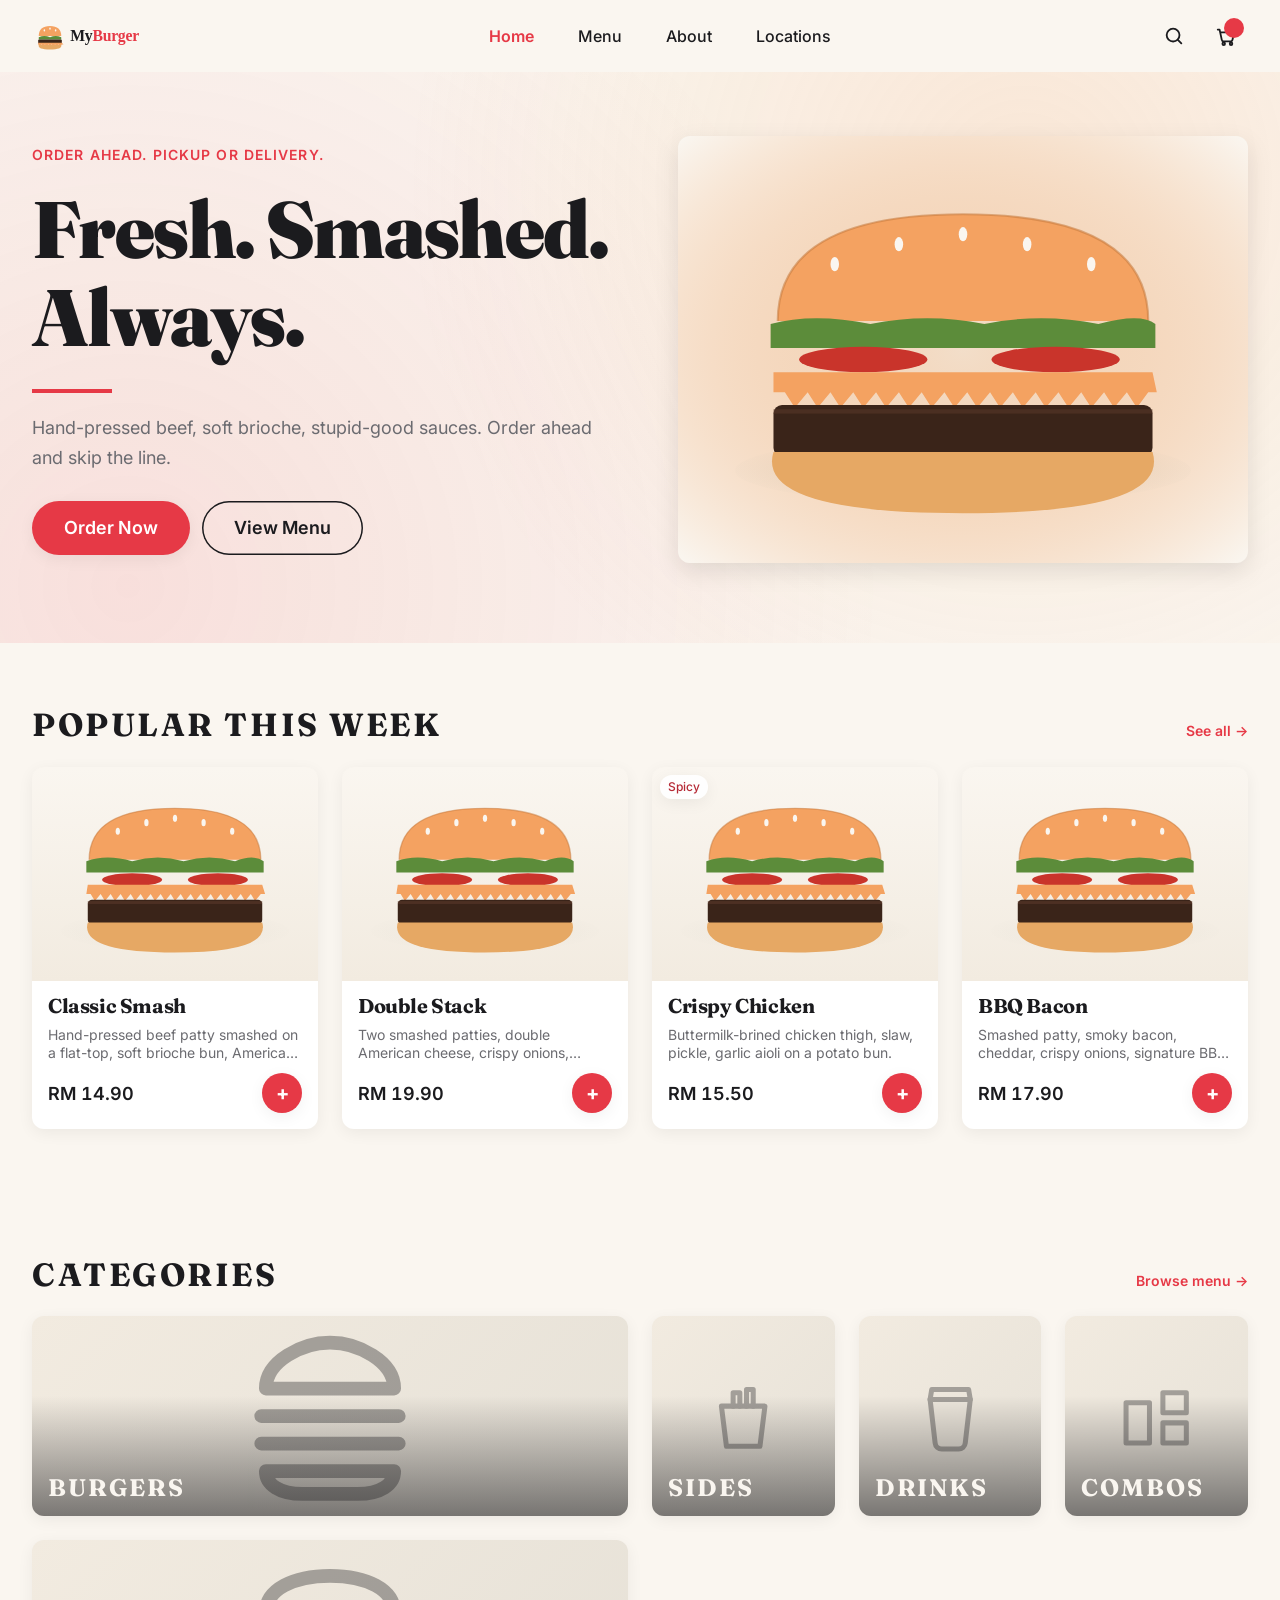
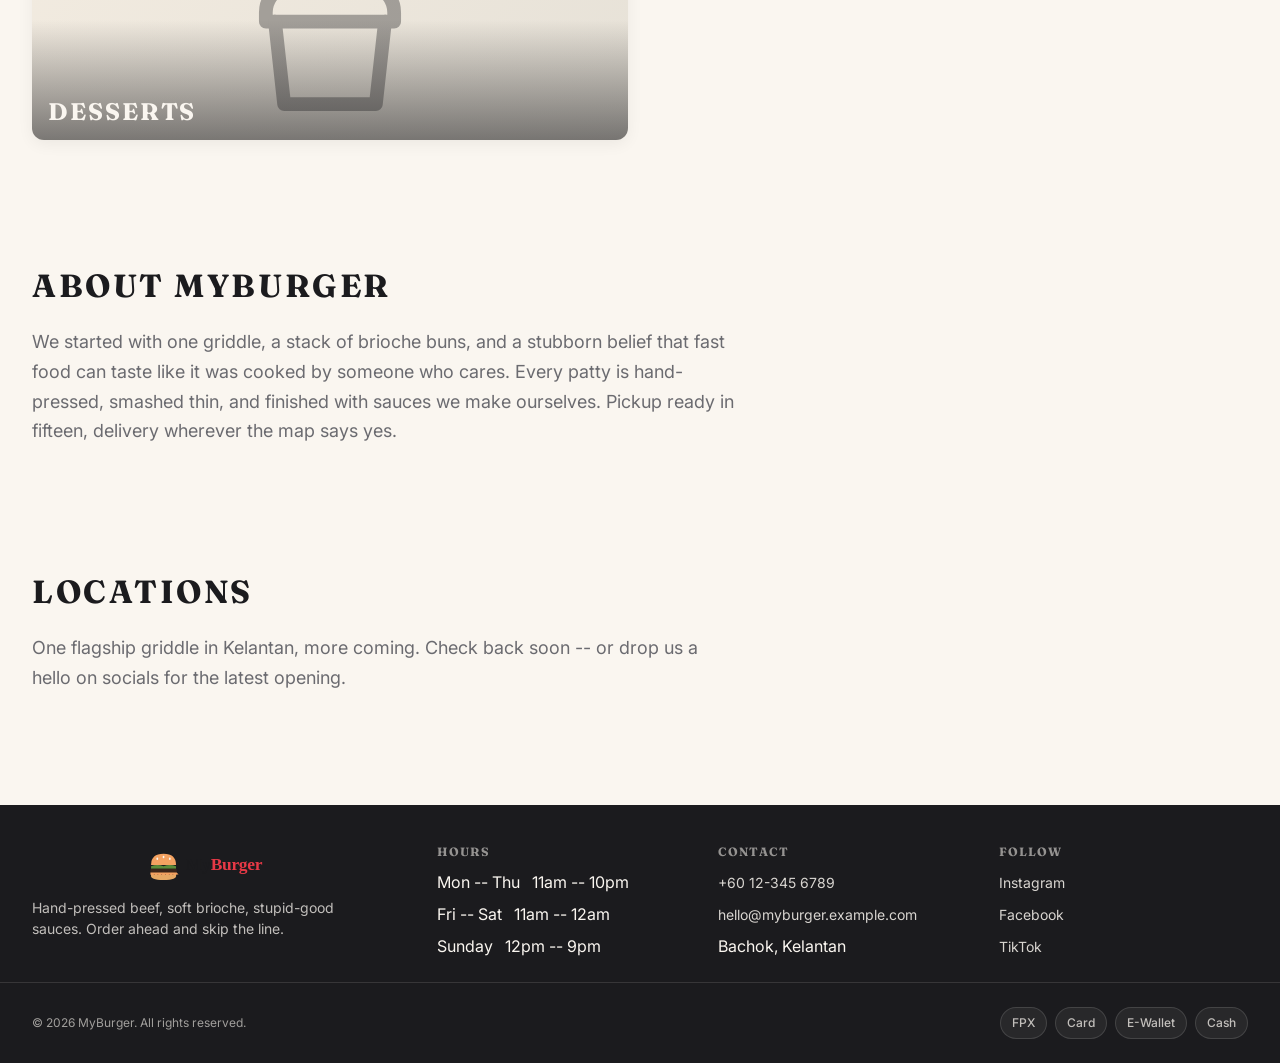
<file: index.html>
<!DOCTYPE html>
<html lang="en">
<head>
  <meta charset="UTF-8" />
  <meta name="viewport" content="width=device-width, initial-scale=1, viewport-fit=cover" />
  <meta name="theme-color" content="#FAF6F0" />
  <meta name="description" content="MyBurger -- fresh, smashed, always. Hand-pressed beef, soft brioche, stupid-good sauces. Order ahead and skip the line." />
  <title>MyBurger -- Fresh. Smashed. Always.</title>

  <link rel="icon" type="image/svg+xml" href="/assets/img/logo.svg" />

  <link rel="preconnect" href="https://fonts.googleapis.com" />
  <link rel="preconnect" href="https://fonts.gstatic.com" crossorigin />
  <link rel="stylesheet" href="https://fonts.googleapis.com/css2?family=Fraunces:opsz,wght@9..144,700;9..144,900&family=Inter:wght@400;500;600;700&display=swap" />

  <link rel="stylesheet" href="/assets/css/tokens.css" />
  <link rel="stylesheet" href="/assets/css/reset.css" />
  <link rel="stylesheet" href="/assets/css/components.css" />
  <link rel="stylesheet" href="/assets/css/layout-customer.css" />
  <link rel="stylesheet" href="/assets/css/pages/home.css" />
</head>
<body>
  <div class="c-shell">

    <div data-slot="c-topnav"></div>

    <main class="c-main" id="main">

      <!-- ============== Hero ============== -->
      <section class="c-hero" aria-labelledby="hero-title">
        <div class="c-hero__inner">
          <div class="c-hero__copy">
            <span class="c-hero__eyebrow">Order ahead. Pickup or delivery.</span>
            <h1 class="c-hero__title" id="hero-title" data-hero="title">Fresh. Smashed. Always.</h1>
            <hr class="c-hero__title-divider" aria-hidden="true" />
            <p class="c-hero__subtext" data-hero="subtext">
              Hand-pressed beef, soft brioche, stupid-good sauces. Order ahead and skip the line.
            </p>
            <div class="c-hero__ctas">
              <a class="btn btn--primary btn--lg" href="/menu.html">Order Now</a>
              <a class="btn btn--secondary btn--lg" href="/menu.html">View Menu</a>
            </div>
          </div>
          <div class="c-hero__media" data-hero="media">
            <img src="/assets/img/burgers/hero.svg" alt="A double smashed beef burger on a sesame brioche bun" />
          </div>
        </div>
      </section>

      <!-- ============== Popular This Week ============== -->
      <section class="c-section c-container" aria-labelledby="popular-title">
        <header class="c-section__header">
          <h2 class="c-section__title" id="popular-title">Popular This Week</h2>
          <a class="c-section__more" href="/menu.html">See all &rarr;</a>
        </header>
        <div class="c-product-grid" data-popular-grid>
          <!-- Product cards injected by assets/js/customer/home.js -->
        </div>
      </section>

      <!-- ============== Categories Bento ============== -->
      <section class="c-section c-container" aria-labelledby="categories-title">
        <header class="c-section__header">
          <h2 class="c-section__title" id="categories-title">Categories</h2>
          <a class="c-section__more" href="/menu.html">Browse menu &rarr;</a>
        </header>
        <div class="c-bento" data-bento-grid>
          <!-- Bento tiles injected by assets/js/customer/home.js -->
        </div>
      </section>

      <!-- ============== About anchor (in-page) ============== -->
      <section class="c-section c-container" id="about" aria-labelledby="about-title">
        <header class="c-section__header">
          <h2 class="c-section__title" id="about-title">About MyBurger</h2>
        </header>
        <p class="c-hero__subtext" data-about="copy">
          We started with one griddle, a stack of brioche buns, and a stubborn belief that fast food
          can taste like it was cooked by someone who cares. Every patty is hand-pressed, smashed thin,
          and finished with sauces we make ourselves. Pickup ready in fifteen, delivery wherever the
          map says yes.
        </p>
      </section>

      <!-- ============== Locations anchor (in-page) ============== -->
      <section class="c-section c-container" id="locations" aria-labelledby="locations-title">
        <header class="c-section__header">
          <h2 class="c-section__title" id="locations-title">Locations</h2>
        </header>
        <p class="c-hero__subtext" data-locations="copy">
          One flagship griddle in Kelantan, more coming. Check back soon -- or drop us a hello on socials
          for the latest opening.
        </p>
      </section>
    </main>

    <!-- ============== Footer ============== -->
    <footer class="c-footer" data-footer>
      <div class="c-footer__inner">
        <div class="c-footer__brand">
          <img src="/assets/img/logo.svg" alt="MyBurger" />
          <p class="c-footer__tagline" data-footer="tagline">
            Fresh, smashed, always. Hand-pressed beef and stupid-good sauces.
          </p>
        </div>

        <div>
          <h3 class="c-footer__col-title">Hours</h3>
          <ul class="c-footer__list" role="list" data-footer="hours">
            <li>Mon -- Thu &nbsp; 11am -- 10pm</li>
            <li>Fri -- Sat &nbsp; 11am -- 12am</li>
            <li>Sunday &nbsp; 12pm -- 9pm</li>
          </ul>
        </div>

        <div>
          <h3 class="c-footer__col-title">Contact</h3>
          <ul class="c-footer__list" role="list" data-footer="contact">
            <li><a href="tel:+60123456789">+60 12-345 6789</a></li>
            <li><a href="mailto:hello@myburger.example.com">hello@myburger.example.com</a></li>
            <li>Bachok, Kelantan</li>
          </ul>
        </div>

        <div>
          <h3 class="c-footer__col-title">Follow</h3>
          <ul class="c-footer__list" role="list" data-footer="social">
            <li><a href="#" rel="noopener">Instagram</a></li>
            <li><a href="#" rel="noopener">Facebook</a></li>
            <li><a href="#" rel="noopener">TikTok</a></li>
          </ul>
        </div>
      </div>

      <div class="c-footer__bottom">
        <span>&copy; <span data-footer="year">2026</span> MyBurger. All rights reserved.</span>
        <span class="c-footer__payments" aria-label="Accepted payment methods">
          <span class="pill">FPX</span>
          <span class="pill">Card</span>
          <span class="pill">E-Wallet</span>
          <span class="pill">Cash</span>
        </span>
      </div>
    </footer>

    <div data-slot="c-bottomnav"></div>
  </div>

  <!-- ============== Scripts ============== -->
  <script src="/assets/js/state.js"></script>
  <script src="/assets/js/api.js"></script>
  <script src="/assets/js/ui.js"></script>
  <script src="/assets/js/customer/nav.js"></script>
  <script src="/assets/js/customer/home.js"></script>
  <script>
    document.addEventListener('DOMContentLoaded', function () {
      if (window.MyBurger && window.MyBurger.api && window.MyBurger.api.hydrate) {
        window.MyBurger.api.hydrate();
      }
      var nav = window.MyBurger && window.MyBurger.customer && window.MyBurger.customer.nav;
      if (nav) {
        nav.renderTopNav('home');
        nav.renderBottomNav('home');
      }
      if (window.MyBurger && window.MyBurger.customer && window.MyBurger.customer.home) {
        window.MyBurger.customer.home.render();
      }
    });
  </script>
</body>
</html>
</file>
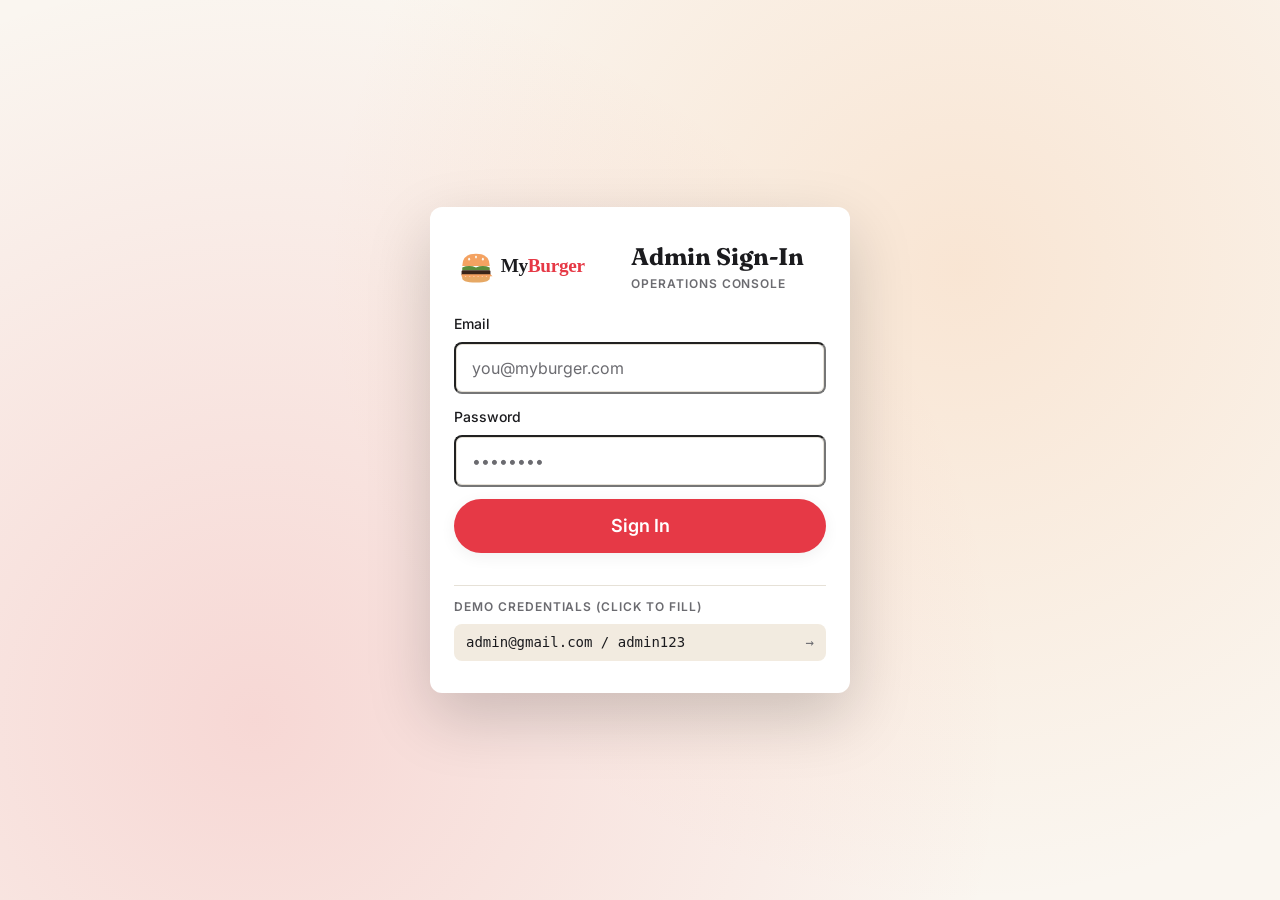
<file: admin/index.html>
<!DOCTYPE html>
<html lang="en">
<head>
  <meta charset="UTF-8" />
  <meta name="viewport" content="width=device-width, initial-scale=1, viewport-fit=cover" />
  <meta name="theme-color" content="#FAF6F0" />
  <meta name="description" content="MyBurger admin sign-in." />
  <title>MyBurger Admin -- Sign In</title>

  <link rel="icon" type="image/svg+xml" href="/assets/img/logo.svg" />

  <link rel="preconnect" href="https://fonts.googleapis.com" />
  <link rel="preconnect" href="https://fonts.gstatic.com" crossorigin />
  <link rel="stylesheet" href="https://fonts.googleapis.com/css2?family=Fraunces:opsz,wght@9..144,700;9..144,900&family=Inter:wght@400;500;600;700&display=swap" />

  <link rel="stylesheet" href="/assets/css/tokens.css" />
  <link rel="stylesheet" href="/assets/css/reset.css" />
  <link rel="stylesheet" href="/assets/css/components.css" />
  <link rel="stylesheet" href="/assets/css/layout-admin.css" />
</head>
<body>
  <div class="a-login">
    <div class="a-login__card">

      <div class="a-login__brand">
        <img src="/assets/img/logo.svg" alt="MyBurger" />
        <div>
          <div class="a-login__title">Admin Sign-In</div>
          <div class="a-login__hint-title">Operations console</div>
        </div>
      </div>

      <form class="a-login__form" id="admin-login-form" autocomplete="on">
        <div class="field">
          <label class="field__label" for="login-email">Email</label>
          <input
            class="input"
            id="login-email"
            name="email"
            type="email"
            required
            autocomplete="email"
            inputmode="email"
            placeholder="you@myburger.com"
          />
        </div>

        <div class="field">
          <label class="field__label" for="login-password">Password</label>
          <input
            class="input"
            id="login-password"
            name="password"
            type="password"
            required
            autocomplete="current-password"
            placeholder="••••••••"
          />
        </div>

        <p class="a-login__error" data-login-error>Invalid email or password.</p>

        <button type="submit" class="btn btn--primary btn--block btn--lg" data-login-submit>
          Sign In
        </button>
      </form>

      <div class="a-login__hint">
        <span class="a-login__hint-title">Demo credentials (click to fill)</span>
        <button type="button" class="a-login__hint-row" data-demo-fill>
          <span>admin@gmail.com / admin123</span>
          <span class="a-login__hint-arrow">&rarr;</span>
        </button>
      </div>
    </div>
  </div>

  <script src="/assets/js/state.js"></script>
  <script src="/assets/js/api.js"></script>
  <script src="/assets/js/ui.js"></script>
  <script src="/assets/js/admin/auth.js"></script>
  <script>
    document.addEventListener('DOMContentLoaded', function () {
      if (window.MyBurger && window.MyBurger.api && window.MyBurger.api.hydrate) {
        window.MyBurger.api.hydrate();
      }
      var auth = window.MyBurger && window.MyBurger.admin && window.MyBurger.admin.auth;
      if (auth) {
        auth.bindLoginForm();
        // If already signed in, jump straight to dashboard
        if (auth.isSignedIn()) window.location.replace('/admin/dashboard.html');
      }
    });
  </script>
</body>
</html>
</file>
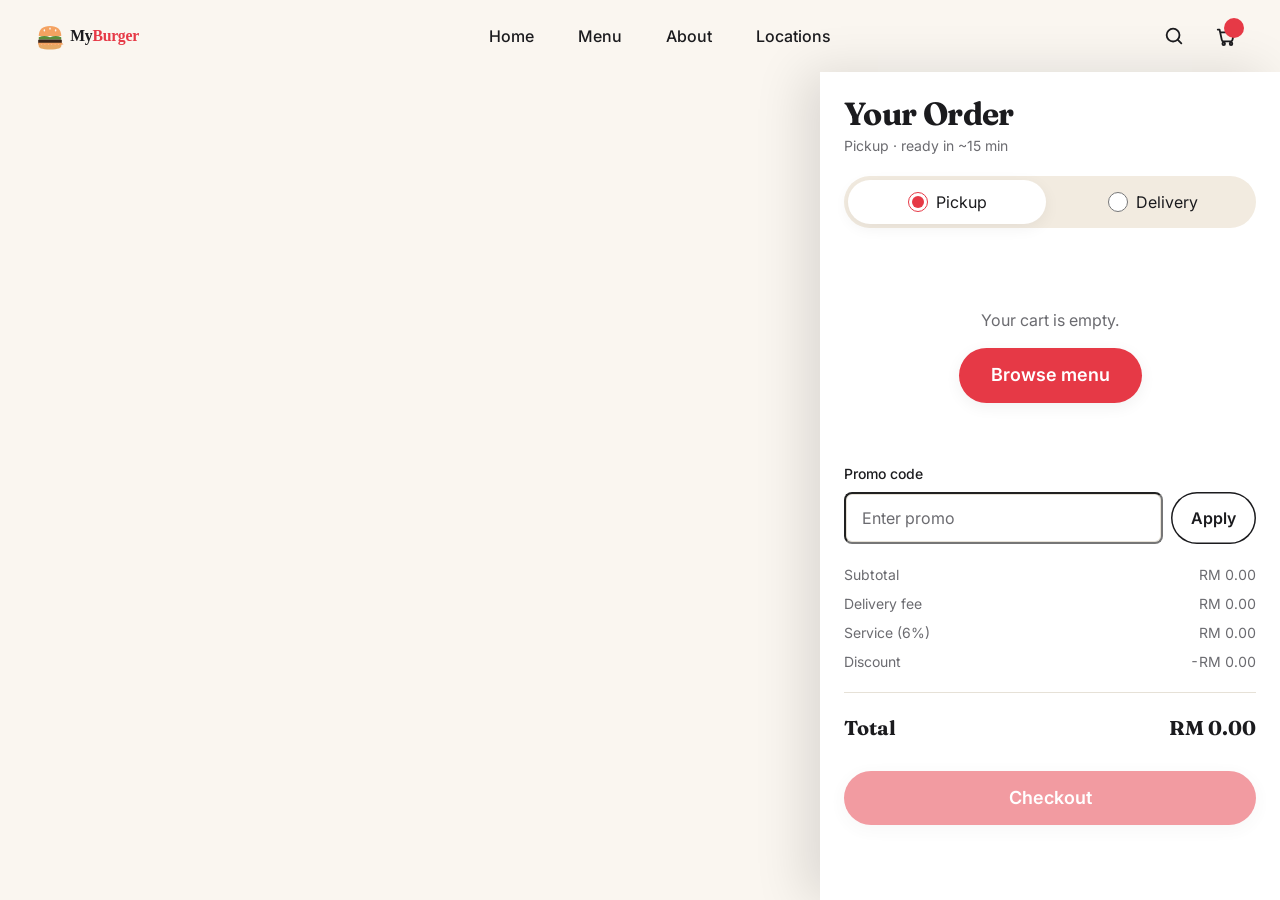
<file: cart.html>
<!DOCTYPE html>
<html lang="en">
<head>
  <meta charset="UTF-8" />
  <meta name="viewport" content="width=device-width, initial-scale=1, viewport-fit=cover" />
  <meta name="theme-color" content="#FAF6F0" />
  <meta name="description" content="Your MyBurger cart -- review your order before checkout." />
  <title>MyBurger -- Cart</title>

  <link rel="icon" type="image/svg+xml" href="/assets/img/logo.svg" />

  <link rel="preconnect" href="https://fonts.googleapis.com" />
  <link rel="preconnect" href="https://fonts.gstatic.com" crossorigin />
  <link rel="stylesheet" href="https://fonts.googleapis.com/css2?family=Fraunces:opsz,wght@9..144,700;9..144,900&family=Inter:wght@400;500;600;700&display=swap" />

  <link rel="stylesheet" href="/assets/css/tokens.css" />
  <link rel="stylesheet" href="/assets/css/reset.css" />
  <link rel="stylesheet" href="/assets/css/components.css" />
  <link rel="stylesheet" href="/assets/css/layout-customer.css" />
  <link rel="stylesheet" href="/assets/css/pages/cart.css" />
</head>
<body>
  <div class="c-shell">

    <div data-slot="c-topnav"></div>

    <main class="c-main c-cart" id="main">
      <div class="c-cart__panel">

        <header class="c-cart__header">
          <h1 class="c-cart__title">Your Order</h1>
          <p class="c-cart__subtitle" data-cart-eta>Pickup &middot; ready in ~15 min</p>
        </header>

        <!-- Pickup / Delivery toggle -->
        <section class="c-cart__fulfilment" aria-label="Fulfilment">
          <label class="choice">
            <input type="radio" name="cart-mode" value="pickup" checked data-cart-mode="pickup" />
            <span class="choice__label">Pickup</span>
          </label>
          <label class="choice">
            <input type="radio" name="cart-mode" value="delivery" data-cart-mode="delivery" />
            <span class="choice__label">Delivery</span>
          </label>
        </section>

        <!-- Line items -->
        <section class="c-cart__items" aria-live="polite" data-cart-items>
          <!-- Lines injected by cart.js -->
        </section>

        <!-- Empty state -->
        <div class="c-cart__empty" data-cart-empty hidden>
          <p>Your cart is empty.</p>
          <a class="btn btn--primary btn--lg" href="/menu.html">Browse menu</a>
        </div>

        <!-- Promo code -->
        <section class="c-cart__promo">
          <label class="field__label" for="promo-input">Promo code</label>
          <div class="c-cart__promo-row">
            <input class="input" id="promo-input" type="text" placeholder="Enter promo" data-cart-promo-input />
            <button type="button" class="btn btn--secondary" data-cart-promo-apply>Apply</button>
          </div>
          <p class="field__hint" data-cart-promo-msg hidden></p>
        </section>

        <!-- Totals -->
        <section class="c-cart__totals" aria-label="Order totals">
          <div class="c-cart__total-row">
            <span>Subtotal</span>
            <span class="tabular" data-cart-subtotal>RM 0.00</span>
          </div>
          <div class="c-cart__total-row" data-cart-delivery-row hidden>
            <span>Delivery fee</span>
            <span class="tabular" data-cart-delivery>RM 0.00</span>
          </div>
          <div class="c-cart__total-row">
            <span>Service (6%)</span>
            <span class="tabular" data-cart-service>RM 0.00</span>
          </div>
          <div class="c-cart__total-row" data-cart-discount-row hidden>
            <span>Discount</span>
            <span class="tabular" data-cart-discount>-RM 0.00</span>
          </div>
          <hr class="divider" />
          <div class="c-cart__total-row c-cart__total-row--final">
            <span>Total</span>
            <span class="tabular" data-cart-total>RM 0.00</span>
          </div>
        </section>

        <footer class="c-cart__cta">
          <a class="btn btn--primary btn--block btn--lg" href="/checkout.html" data-cart-checkout>Checkout</a>
        </footer>
      </div>
    </main>

    <div data-slot="c-bottomnav"></div>
  </div>

  <script src="/assets/js/state.js"></script>
  <script src="/assets/js/api.js"></script>
  <script src="/assets/js/ui.js"></script>
  <script src="/assets/js/customer/nav.js"></script>
  <script src="/assets/js/customer/cart.js"></script>
  <script>
    document.addEventListener('DOMContentLoaded', function () {
      if (window.MyBurger && window.MyBurger.api && window.MyBurger.api.hydrate) {
        window.MyBurger.api.hydrate();
      }
      var nav = window.MyBurger && window.MyBurger.customer && window.MyBurger.customer.nav;
      if (nav) {
        nav.renderTopNav('cart');
        nav.renderBottomNav('cart');
      }
      if (window.MyBurger && window.MyBurger.customer && window.MyBurger.customer.cart) {
        window.MyBurger.customer.cart.render();
      }
    });
  </script>
</body>
</html>
</file>
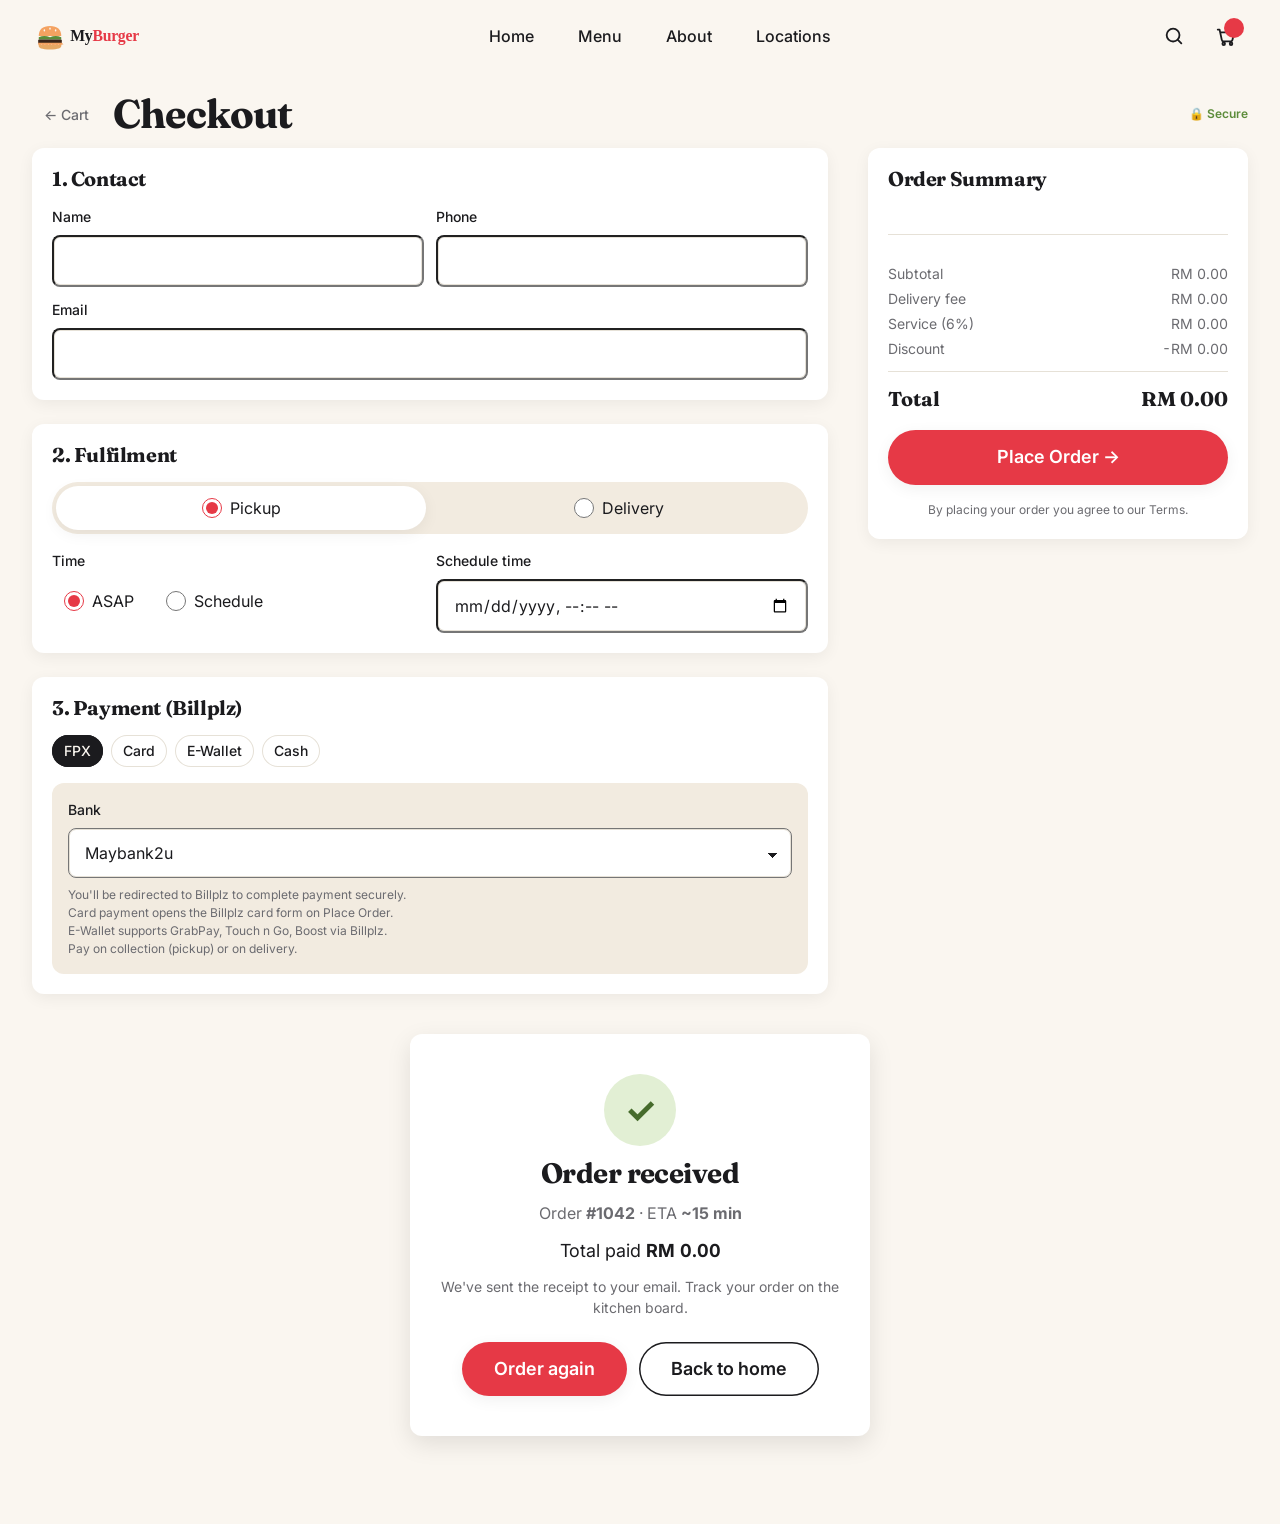
<file: checkout.html>
<!DOCTYPE html>
<html lang="en">
<head>
  <meta charset="UTF-8" />
  <meta name="viewport" content="width=device-width, initial-scale=1, viewport-fit=cover" />
  <meta name="theme-color" content="#FAF6F0" />
  <meta name="description" content="MyBurger checkout -- complete your order with Billplz secure payment." />
  <title>MyBurger -- Checkout</title>

  <link rel="icon" type="image/svg+xml" href="/assets/img/logo.svg" />

  <link rel="preconnect" href="https://fonts.googleapis.com" />
  <link rel="preconnect" href="https://fonts.gstatic.com" crossorigin />
  <link rel="stylesheet" href="https://fonts.googleapis.com/css2?family=Fraunces:opsz,wght@9..144,700;9..144,900&family=Inter:wght@400;500;600;700&display=swap" />

  <link rel="stylesheet" href="/assets/css/tokens.css" />
  <link rel="stylesheet" href="/assets/css/reset.css" />
  <link rel="stylesheet" href="/assets/css/components.css" />
  <link rel="stylesheet" href="/assets/css/layout-customer.css" />
  <link rel="stylesheet" href="/assets/css/pages/checkout.css" />
</head>
<body>
  <div class="c-shell">

    <div data-slot="c-topnav"></div>

    <main class="c-main c-checkout" id="main">

      <header class="c-checkout__heading c-container">
        <a class="c-checkout__back" href="/cart.html" aria-label="Back to cart">&larr; Cart</a>
        <h1 class="c-checkout__title">Checkout</h1>
        <span class="c-checkout__lock" aria-label="Secure">🔒 Secure</span>
      </header>

      <!-- Mobile collapsible summary -->
      <details class="c-checkout__summary-mobile" data-summary-mobile>
        <summary>
          <span>Order Summary</span>
          <span class="tabular" data-summary-total-mobile>RM 0.00</span>
        </summary>
        <div class="c-checkout__summary-mobile-body" data-summary-mobile-body></div>
      </details>

      <div class="c-checkout__layout c-container">

        <!-- ============== Form (left, single-col mobile) ============== -->
        <form class="c-checkout__form" id="checkout-form" novalidate>

          <!-- 1. Contact -->
          <section class="c-checkout__section" aria-labelledby="sec-contact">
            <h2 class="c-checkout__section-title" id="sec-contact">1. Contact</h2>
            <div class="c-checkout__grid">
              <div class="field">
                <label class="field__label" for="co-name">Name</label>
                <input class="input" id="co-name" name="name" type="text" required autocomplete="name" />
              </div>
              <div class="field">
                <label class="field__label" for="co-phone">Phone</label>
                <input class="input" id="co-phone" name="phone" type="tel" required autocomplete="tel" inputmode="tel" />
              </div>
              <div class="field c-checkout__grid--span2">
                <label class="field__label" for="co-email">Email</label>
                <input class="input" id="co-email" name="email" type="email" required autocomplete="email" inputmode="email" />
              </div>
            </div>
          </section>

          <!-- 2. Fulfilment -->
          <section class="c-checkout__section" aria-labelledby="sec-fulfilment">
            <h2 class="c-checkout__section-title" id="sec-fulfilment">2. Fulfilment</h2>

            <div class="c-checkout__fulfilment">
              <label class="choice">
                <input type="radio" name="mode" value="pickup" checked data-co-mode="pickup" />
                <span class="choice__label">Pickup</span>
              </label>
              <label class="choice">
                <input type="radio" name="mode" value="delivery" data-co-mode="delivery" />
                <span class="choice__label">Delivery</span>
              </label>
            </div>

            <div class="c-checkout__grid">
              <div class="field">
                <label class="field__label" for="co-when">Time</label>
                <div class="choice-group">
                  <label class="choice">
                    <input type="radio" name="when" value="asap" checked />
                    <span class="choice__label">ASAP</span>
                  </label>
                  <label class="choice">
                    <input type="radio" name="when" value="schedule" />
                    <span class="choice__label">Schedule</span>
                  </label>
                </div>
              </div>
              <div class="field" data-when-schedule hidden>
                <label class="field__label" for="co-schedule">Schedule time</label>
                <input class="input" id="co-schedule" name="scheduleTime" type="datetime-local" />
              </div>
            </div>

            <div class="c-checkout__delivery" data-delivery-fields hidden>
              <div class="c-checkout__grid">
                <div class="field c-checkout__grid--span2">
                  <label class="field__label" for="co-addr">Address</label>
                  <input class="input" id="co-addr" name="address" type="text" autocomplete="street-address" />
                </div>
                <div class="field">
                  <label class="field__label" for="co-postcode">Postcode</label>
                  <input class="input" id="co-postcode" name="postcode" type="text" autocomplete="postal-code" inputmode="numeric" maxlength="5" />
                </div>
                <div class="field">
                  <label class="field__label" for="co-city">City</label>
                  <input class="input" id="co-city" name="city" type="text" autocomplete="address-level2" />
                </div>
                <div class="field c-checkout__grid--span2">
                  <label class="field__label" for="co-state">State</label>
                  <select class="select" id="co-state" name="state" autocomplete="address-level1">
                    <option value="">Select state</option>
                    <option>Kelantan</option>
                    <option>Terengganu</option>
                    <option>Pahang</option>
                    <option>Selangor</option>
                    <option>Kuala Lumpur</option>
                    <option>Johor</option>
                    <option>Penang</option>
                    <option>Perak</option>
                    <option>Kedah</option>
                    <option>Negeri Sembilan</option>
                    <option>Melaka</option>
                    <option>Sabah</option>
                    <option>Sarawak</option>
                    <option>Putrajaya</option>
                    <option>Labuan</option>
                    <option>Perlis</option>
                  </select>
                </div>
              </div>
            </div>
          </section>

          <!-- 3. Payment -->
          <section class="c-checkout__section" aria-labelledby="sec-payment">
            <h2 class="c-checkout__section-title" id="sec-payment">3. Payment (Billplz)</h2>
            <div class="c-checkout__payment">
              <div class="c-checkout__method-tabs" role="tablist" aria-label="Payment methods">
                <button type="button" class="pill is-active" role="tab" aria-selected="true" data-pay-method="fpx">FPX</button>
                <button type="button" class="pill" role="tab" aria-selected="false" data-pay-method="card">Card</button>
                <button type="button" class="pill" role="tab" aria-selected="false" data-pay-method="ewallet">E-Wallet</button>
                <button type="button" class="pill" role="tab" aria-selected="false" data-pay-method="cash">Cash</button>
              </div>

              <div class="c-checkout__method-body" data-method-body>
                <div class="field" data-pay-pane="fpx">
                  <label class="field__label" for="co-bank">Bank</label>
                  <select class="select" id="co-bank" name="bank">
                    <option>Maybank2u</option>
                    <option>CIMB Clicks</option>
                    <option>Public Bank</option>
                    <option>RHB</option>
                    <option>Hong Leong Connect</option>
                    <option>Bank Islam</option>
                    <option>Bank Rakyat</option>
                    <option>AmBank</option>
                  </select>
                  <p class="field__hint">You'll be redirected to Billplz to complete payment securely.</p>
                </div>
                <div class="field" data-pay-pane="card" hidden>
                  <p class="field__hint">Card payment opens the Billplz card form on Place Order.</p>
                </div>
                <div class="field" data-pay-pane="ewallet" hidden>
                  <p class="field__hint">E-Wallet supports GrabPay, Touch n Go, Boost via Billplz.</p>
                </div>
                <div class="field" data-pay-pane="cash" hidden>
                  <p class="field__hint">Pay on collection (pickup) or on delivery.</p>
                </div>
              </div>
            </div>
          </section>
        </form>

        <!-- ============== Order Summary (right, desktop only) ============== -->
        <aside class="c-checkout__summary" aria-labelledby="sec-summary">
          <h2 class="c-checkout__section-title" id="sec-summary">Order Summary</h2>
          <ul class="c-checkout__summary-list" role="list" data-summary-list></ul>

          <hr class="divider" />

          <div class="c-checkout__totals">
            <div class="c-checkout__total-row">
              <span>Subtotal</span>
              <span class="tabular" data-summary-subtotal>RM 0.00</span>
            </div>
            <div class="c-checkout__total-row" data-summary-delivery-row hidden>
              <span>Delivery fee</span>
              <span class="tabular" data-summary-delivery>RM 0.00</span>
            </div>
            <div class="c-checkout__total-row">
              <span>Service (6%)</span>
              <span class="tabular" data-summary-service>RM 0.00</span>
            </div>
            <div class="c-checkout__total-row" data-summary-discount-row hidden>
              <span>Discount</span>
              <span class="tabular" data-summary-discount>-RM 0.00</span>
            </div>
            <div class="c-checkout__total-row c-checkout__total-row--final">
              <span>Total</span>
              <span class="tabular" data-summary-total>RM 0.00</span>
            </div>
          </div>

          <button type="submit" form="checkout-form" class="btn btn--primary btn--block btn--lg" data-co-submit>
            Place Order &rarr;
          </button>
          <p class="c-checkout__terms">By placing your order you agree to our Terms.</p>
        </aside>
      </div>

      <!-- Confirmation slate (shown after success) -->
      <section class="c-checkout__confirmation" data-confirm hidden aria-live="polite">
        <div class="c-checkout__confirmation-card">
          <div class="c-checkout__confirmation-icon">✓</div>
          <h2 class="c-checkout__confirmation-title">Order received</h2>
          <p class="c-checkout__confirmation-sub">
            Order <strong data-confirm-number>#1042</strong> &middot;
            ETA <strong data-confirm-eta>~15 min</strong>
          </p>
          <p class="c-checkout__confirmation-amount">
            Total paid <strong class="tabular" data-confirm-total>RM 0.00</strong>
          </p>
          <p class="c-checkout__confirmation-hint">
            We've sent the receipt to your email. Track your order on the kitchen board.
          </p>
          <div class="c-checkout__confirmation-ctas">
            <a class="btn btn--primary btn--lg" href="/menu.html">Order again</a>
            <a class="btn btn--secondary btn--lg" href="/index.html">Back to home</a>
          </div>
        </div>
      </section>

    </main>

    <div data-slot="c-bottomnav"></div>
  </div>

  <script src="/assets/js/state.js"></script>
  <script src="/assets/js/api.js"></script>
  <script src="/assets/js/ui.js"></script>
  <script src="/assets/js/customer/nav.js"></script>
  <script src="/assets/js/customer/checkout.js"></script>
  <script>
    document.addEventListener('DOMContentLoaded', function () {
      if (window.MyBurger && window.MyBurger.api && window.MyBurger.api.hydrate) {
        window.MyBurger.api.hydrate();
      }
      var nav = window.MyBurger && window.MyBurger.customer && window.MyBurger.customer.nav;
      if (nav) {
        nav.renderTopNav('cart');
        nav.renderBottomNav('cart');
      }
      if (window.MyBurger && window.MyBurger.customer && window.MyBurger.customer.checkout) {
        window.MyBurger.customer.checkout.render();
      }
    });
  </script>
</body>
</html>
</file>
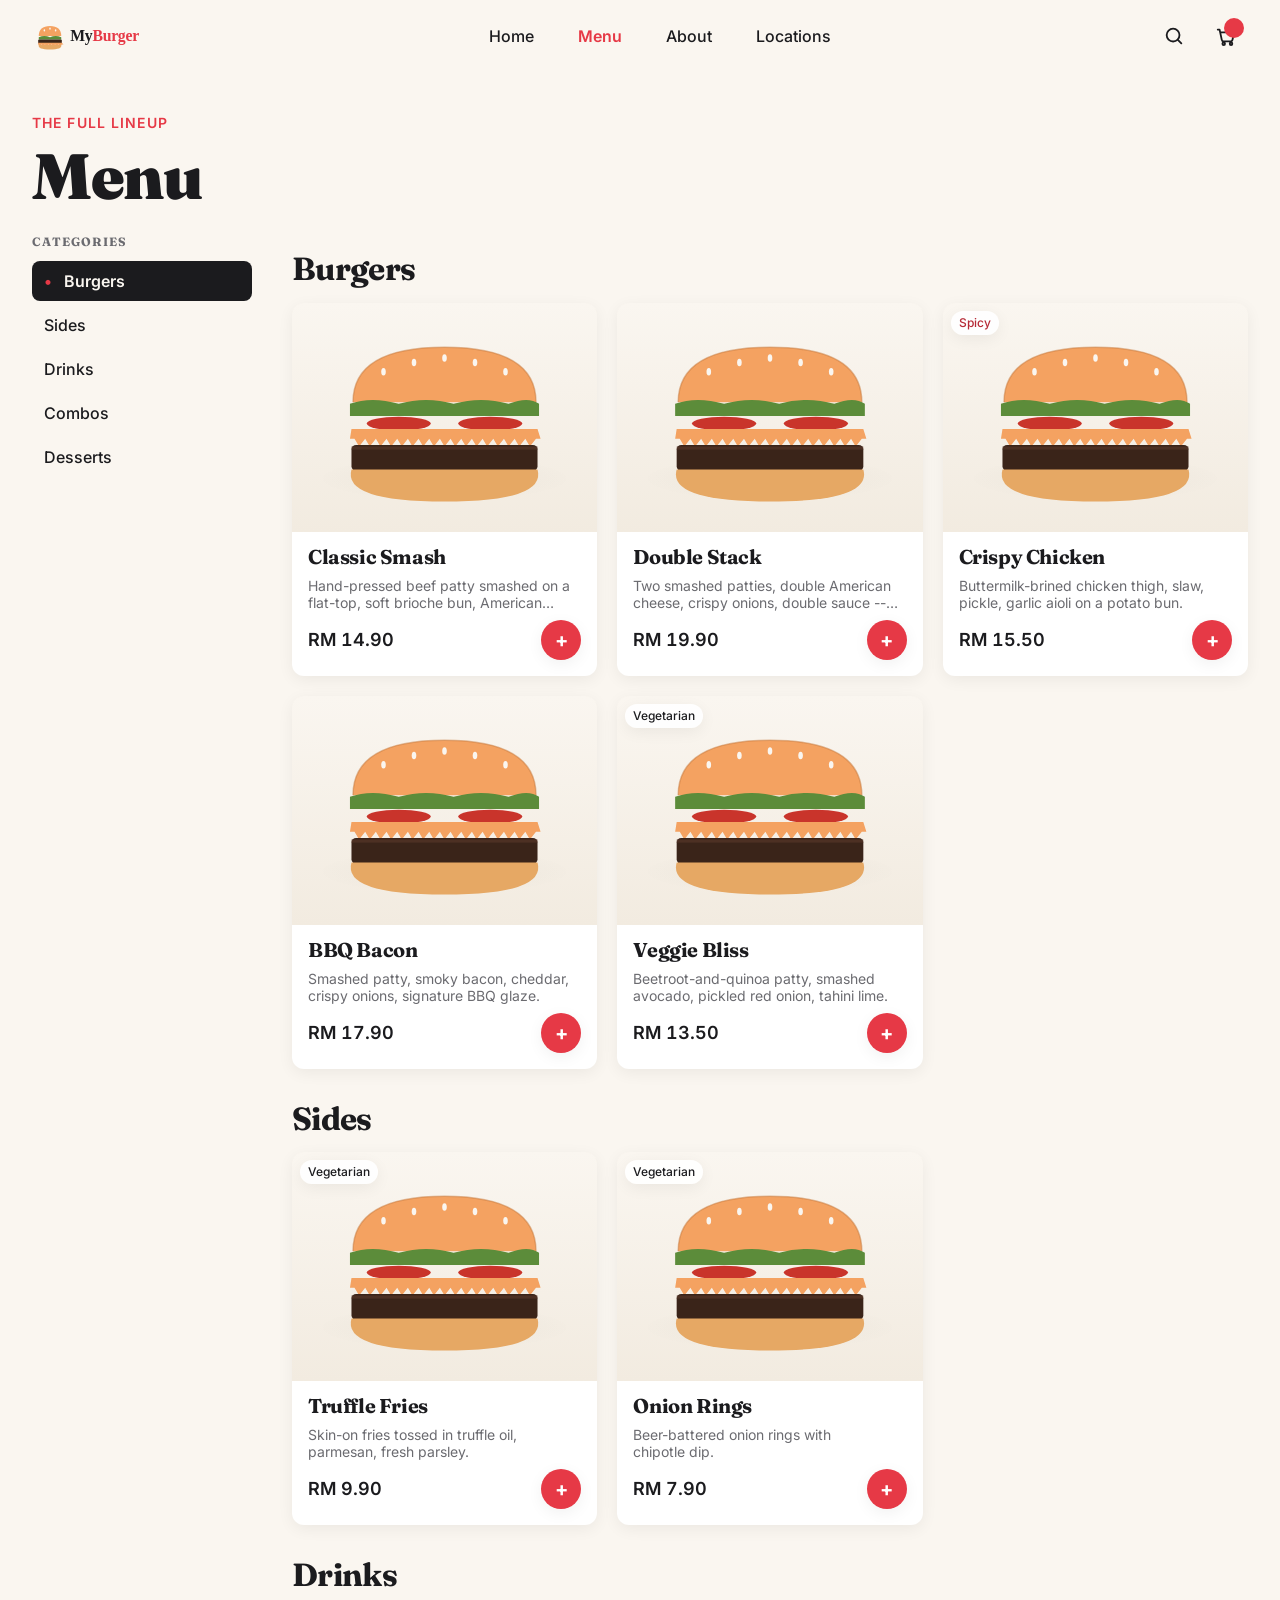
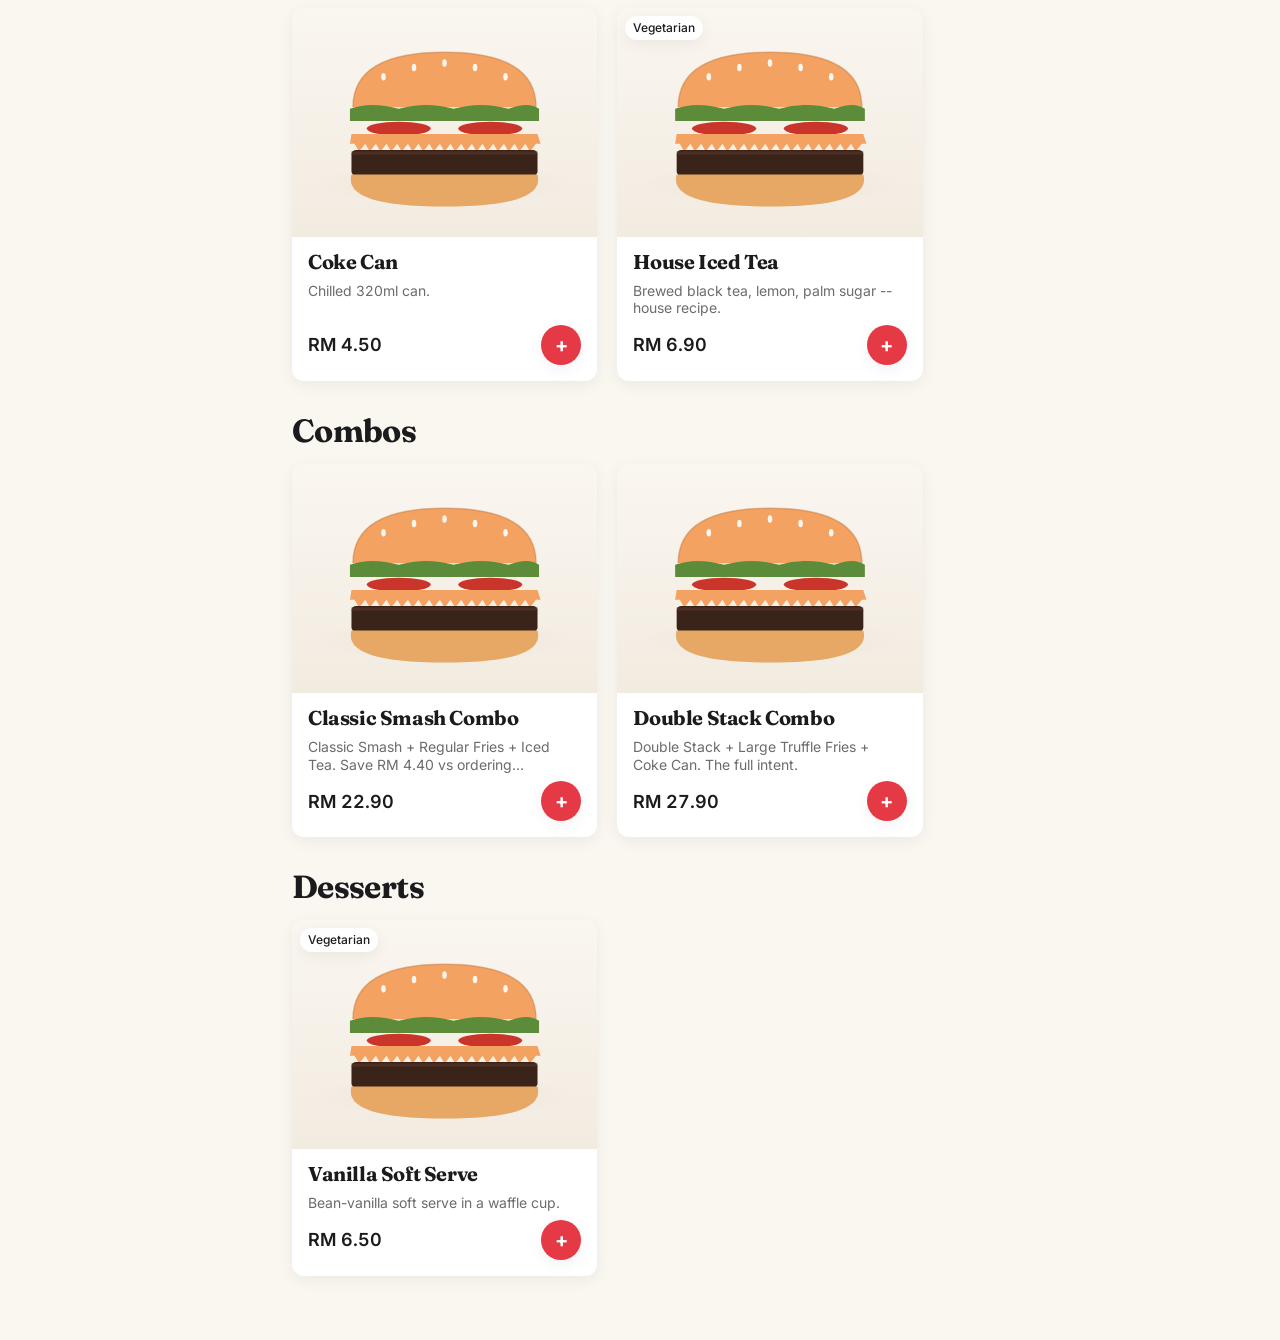
<file: menu.html>
<!DOCTYPE html>
<html lang="en">
<head>
  <meta charset="UTF-8" />
  <meta name="viewport" content="width=device-width, initial-scale=1, viewport-fit=cover" />
  <meta name="theme-color" content="#FAF6F0" />
  <meta name="description" content="The full MyBurger menu -- burgers, sides, drinks, combos, desserts. Customise and add to cart." />
  <title>MyBurger -- Menu</title>

  <link rel="icon" type="image/svg+xml" href="/assets/img/logo.svg" />

  <link rel="preconnect" href="https://fonts.googleapis.com" />
  <link rel="preconnect" href="https://fonts.gstatic.com" crossorigin />
  <link rel="stylesheet" href="https://fonts.googleapis.com/css2?family=Fraunces:opsz,wght@9..144,700;9..144,900&family=Inter:wght@400;500;600;700&display=swap" />

  <link rel="stylesheet" href="/assets/css/tokens.css" />
  <link rel="stylesheet" href="/assets/css/reset.css" />
  <link rel="stylesheet" href="/assets/css/components.css" />
  <link rel="stylesheet" href="/assets/css/layout-customer.css" />
  <link rel="stylesheet" href="/assets/css/pages/menu.css" />
</head>
<body>
  <div class="c-shell">

    <div data-slot="c-topnav"></div>

    <main class="c-main c-menu" id="main">

      <header class="c-menu__heading c-container">
        <p class="c-menu__eyebrow">The full lineup</p>
        <h1 class="c-menu__title">Menu</h1>
      </header>

      <!-- Mobile horizontal category pill chips (sticky under top-nav) -->
      <nav class="c-menu__chips" aria-label="Category filters" data-menu-chips></nav>

      <div class="c-menu__layout c-container">

        <!-- Desktop sticky category sidebar -->
        <aside class="c-menu__sidebar" aria-label="Categories">
          <h2 class="c-menu__sidebar-title">Categories</h2>
          <ul class="c-menu__sidebar-list" role="list" data-menu-sidebar></ul>
        </aside>

        <!-- Product grid (sections per category) -->
        <section class="c-menu__content" aria-live="polite" data-menu-content>
          <!-- Sections injected by menu.js -->
        </section>
      </div>
    </main>

    <!-- Sticky bottom view-cart bar (mobile, when cart > 0) -->
    <a href="/cart.html"
       class="c-sticky-cart"
       data-cart-sticky
       hidden
       aria-label="View cart">
      <span class="c-sticky-cart__count" data-cart-sticky-count>0</span>
      <span data-cart-sticky-label>View Cart</span>
      <span class="c-sticky-cart__total" data-cart-sticky-total>RM 0.00</span>
    </a>

    <div data-slot="c-bottomnav"></div>
  </div>

  <script src="/assets/js/state.js"></script>
  <script src="/assets/js/api.js"></script>
  <script src="/assets/js/ui.js"></script>
  <script src="/assets/js/customer/nav.js"></script>
  <script src="/assets/js/customer/customization.js"></script>
  <script src="/assets/js/customer/menu.js"></script>
  <script>
    document.addEventListener('DOMContentLoaded', function () {
      if (window.MyBurger && window.MyBurger.api && window.MyBurger.api.hydrate) {
        window.MyBurger.api.hydrate();
      }
      var nav = window.MyBurger && window.MyBurger.customer && window.MyBurger.customer.nav;
      if (nav) {
        nav.renderTopNav('menu');
        nav.renderBottomNav('menu');
      }
      if (window.MyBurger && window.MyBurger.customer && window.MyBurger.customer.menu) {
        window.MyBurger.customer.menu.render();
      }
    });
  </script>
</body>
</html>
</file>
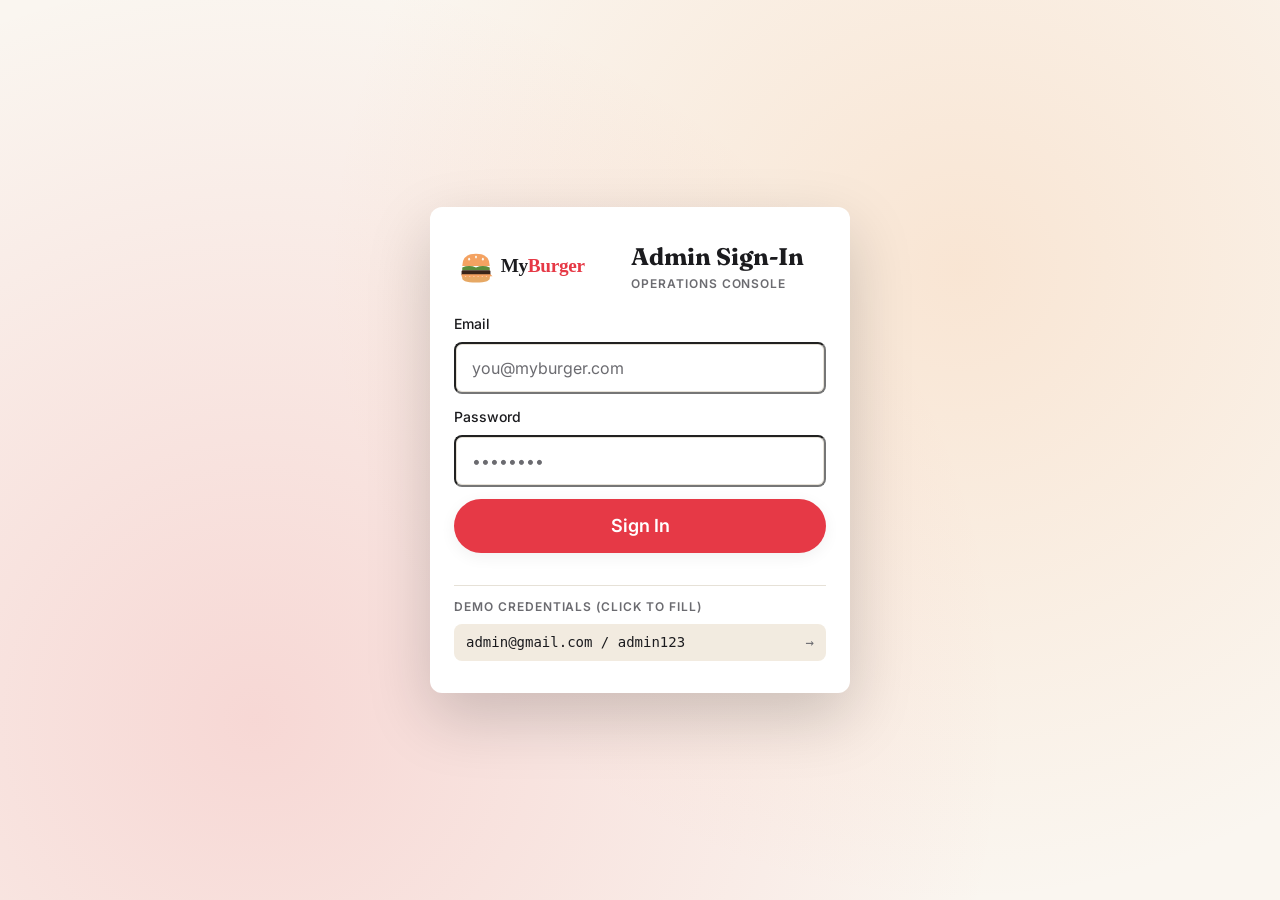
<file: admin/dashboard.html>
<!DOCTYPE html>
<html lang="en">
<head>
  <meta charset="UTF-8" />
  <meta name="viewport" content="width=device-width, initial-scale=1, viewport-fit=cover" />
  <meta name="theme-color" content="#FAF6F0" />
  <title>MyBurger Admin -- Dashboard</title>
  <link rel="icon" type="image/svg+xml" href="/assets/img/logo.svg" />
  <link rel="preconnect" href="https://fonts.googleapis.com" />
  <link rel="preconnect" href="https://fonts.gstatic.com" crossorigin />
  <link rel="stylesheet" href="https://fonts.googleapis.com/css2?family=Fraunces:opsz,wght@9..144,700;9..144,900&family=Inter:wght@400;500;600;700&display=swap" />

  <link rel="stylesheet" href="/assets/css/tokens.css" />
  <link rel="stylesheet" href="/assets/css/reset.css" />
  <link rel="stylesheet" href="/assets/css/components.css" />
  <link rel="stylesheet" href="/assets/css/layout-admin.css" />
  <link rel="stylesheet" href="/assets/css/pages/admin-dashboard.css" />

  <script src="/assets/js/state.js"></script>
  <script src="/assets/js/api.js"></script>
  <script src="/assets/js/admin/auth.js"></script>
  <script>
    if (window.MyBurger && window.MyBurger.admin && window.MyBurger.admin.auth) {
      window.MyBurger.admin.auth.guard();
    }
  </script>
</head>
<body>
  <div class="a-shell">
    <div data-slot="a-sidebar"></div>
    <div class="a-main">
      <div data-slot="a-topbar"></div>

      <div class="a-content">

        <!-- KPI row -->
        <section class="a-kpis" aria-label="Today snapshot" data-kpis>
          <!-- Cards injected by dashboard.js -->
        </section>

        <!-- Live Queue + Low Stock -->
        <div class="a-dash-row">
          <section class="a-widget" aria-labelledby="w-queue">
            <header class="a-widget__header">
              <h2 class="a-widget__title" id="w-queue">Live Order Queue</h2>
              <a class="a-widget__more" href="/admin/orders.html">View all &rarr;</a>
            </header>
            <ul class="a-widget__list" role="list" data-queue></ul>
          </section>

          <section class="a-widget" aria-labelledby="w-low">
            <header class="a-widget__header">
              <h2 class="a-widget__title" id="w-low">Low-Stock Alerts</h2>
              <a class="a-widget__more" href="/admin/inventory.html">Restock now &rarr;</a>
            </header>
            <ul class="a-widget__list" role="list" data-low-stock></ul>
          </section>
        </div>

        <!-- Top Items + Quick Actions -->
        <div class="a-dash-row">
          <section class="a-widget" aria-labelledby="w-top">
            <header class="a-widget__header">
              <h2 class="a-widget__title" id="w-top">Top Items Today</h2>
            </header>
            <ol class="a-widget__list a-widget__list--num" data-top-items></ol>
          </section>

          <section class="a-widget" aria-labelledby="w-quick">
            <header class="a-widget__header">
              <h2 class="a-widget__title" id="w-quick">Quick Actions</h2>
            </header>
            <div class="a-quick">
              <a class="btn btn--secondary btn--sm" href="/admin/products.html?new=1">+ New Product</a>
              <a class="btn btn--secondary btn--sm" href="/admin/orders.html?new=1">+ New Order</a>
              <a class="btn btn--secondary btn--sm" href="/admin/inventory.html?restock=1">📊 Restock</a>
              <a class="btn btn--secondary btn--sm" href="/admin/settings.html">⚙ Settings</a>
              <a class="btn btn--secondary btn--sm" href="/index.html" target="_blank" rel="noopener">🌐 Storefront</a>
            </div>
          </section>
        </div>

        <!-- Sparkline -->
        <section class="a-widget" aria-labelledby="w-spark">
          <header class="a-widget__header">
            <h2 class="a-widget__title" id="w-spark">Revenue · last 7 days</h2>
          </header>
          <div class="a-spark" data-sparkline></div>
        </section>
      </div>
    </div>

    <div data-slot="a-bottomnav"></div>
  </div>

  <script src="/assets/js/ui.js"></script>
  <script src="/assets/js/admin/nav.js"></script>
  <script src="/assets/js/admin/dashboard.js"></script>
  <script>
    document.addEventListener('DOMContentLoaded', function () {
      if (window.MyBurger && window.MyBurger.api && window.MyBurger.api.hydrate) {
        window.MyBurger.api.hydrate();
      }
      var nav = window.MyBurger && window.MyBurger.admin && window.MyBurger.admin.nav;
      if (nav) {
        nav.renderSidebar('dashboard');
        nav.renderTopbar({ title: 'Dashboard' });
        nav.renderBottomNav('dashboard');
      }
      if (window.MyBurger && window.MyBurger.admin && window.MyBurger.admin.dashboard) {
        window.MyBurger.admin.dashboard.render();
      }
    });
  </script>
</body>
</html>
</file>
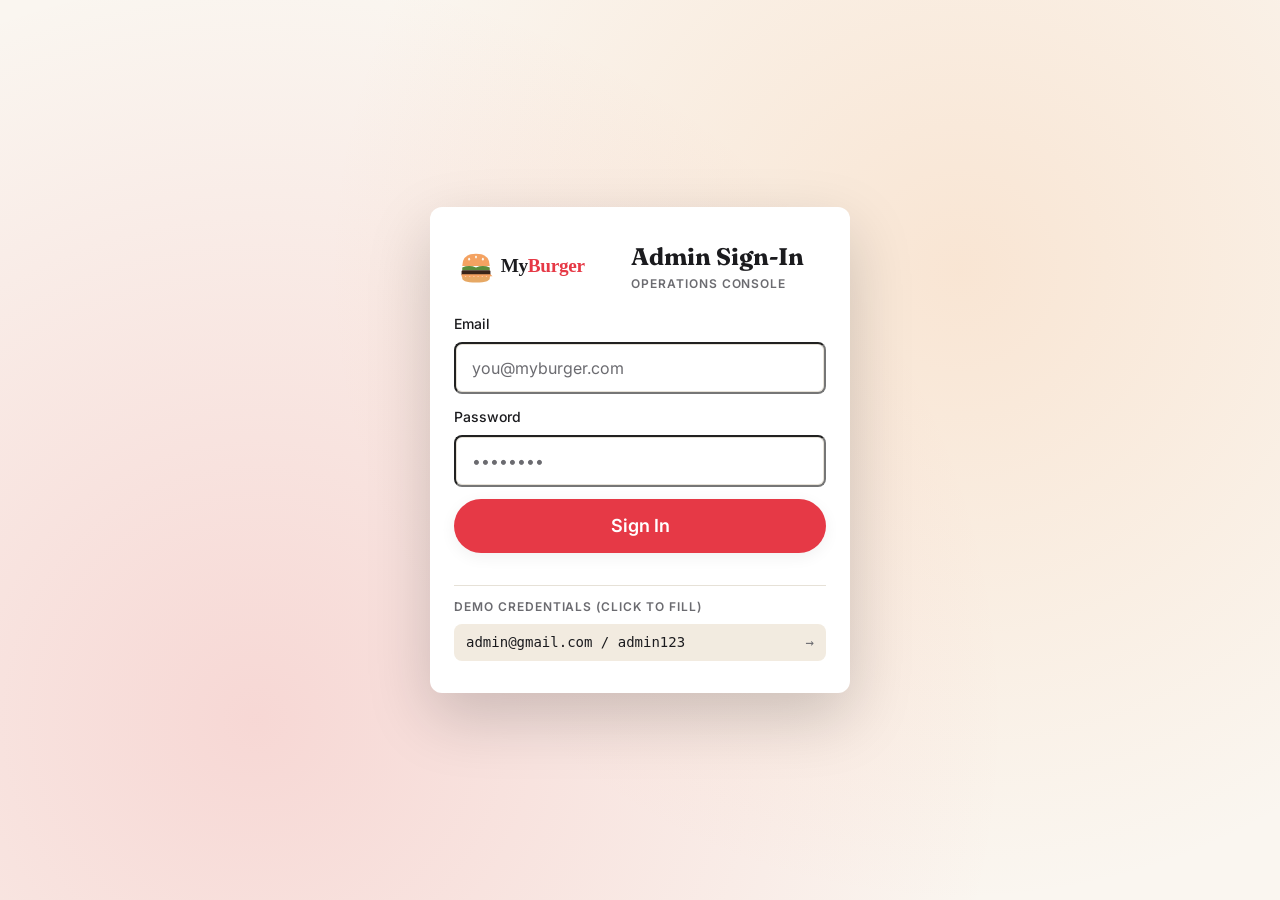
<file: admin/inventory.html>
<!DOCTYPE html>
<html lang="en">
<head>
  <meta charset="UTF-8" />
  <meta name="viewport" content="width=device-width, initial-scale=1, viewport-fit=cover" />
  <title>MyBurger Admin -- Inventory</title>
  <link rel="icon" type="image/svg+xml" href="/assets/img/logo.svg" />
  <link rel="preconnect" href="https://fonts.googleapis.com" />
  <link rel="preconnect" href="https://fonts.gstatic.com" crossorigin />
  <link rel="stylesheet" href="https://fonts.googleapis.com/css2?family=Fraunces:opsz,wght@9..144,700;9..144,900&family=Inter:wght@400;500;600;700&display=swap" />
  <link rel="stylesheet" href="/assets/css/tokens.css" />
  <link rel="stylesheet" href="/assets/css/reset.css" />
  <link rel="stylesheet" href="/assets/css/components.css" />
  <link rel="stylesheet" href="/assets/css/layout-admin.css" />
  <link rel="stylesheet" href="/assets/css/pages/admin-inventory.css" />

  <script src="/assets/js/state.js"></script>
  <script src="/assets/js/api.js"></script>
  <script src="/assets/js/admin/auth.js"></script>
  <script>
    if (window.MyBurger && window.MyBurger.admin && window.MyBurger.admin.auth) {
      window.MyBurger.admin.auth.guard();
    }
  </script>
</head>
<body>
  <div class="a-shell">
    <div data-slot="a-sidebar"></div>
    <div class="a-main">
      <div data-slot="a-topbar"></div>
      <div class="a-content">

        <section class="a-inv__kpis" data-kpis></section>

        <header class="a-inv__toolbar">
          <input class="input" type="search" placeholder="Search product..." data-inv-search />
        </header>

        <!-- Desktop table -->
        <div class="a-inv__table-wrap">
          <table class="a-inv__table" data-inv-table>
            <thead>
              <tr>
                <th>Product</th>
                <th>Stock</th>
                <th>Low at</th>
                <th>Last restock</th>
                <th class="a-inv__actions-col">Actions</th>
              </tr>
            </thead>
            <tbody data-inv-rows></tbody>
          </table>
        </div>

        <!-- Mobile card list -->
        <div class="a-inv__cards" data-inv-cards></div>
      </div>
    </div>
    <div data-slot="a-bottomnav"></div>
  </div>

  <script src="/assets/js/ui.js"></script>
  <script src="/assets/js/admin/nav.js"></script>
  <script src="/assets/js/admin/inventory.js"></script>
  <script>
    document.addEventListener('DOMContentLoaded', function () {
      if (window.MyBurger && window.MyBurger.api && window.MyBurger.api.hydrate) {
        window.MyBurger.api.hydrate();
      }
      var nav = window.MyBurger && window.MyBurger.admin && window.MyBurger.admin.nav;
      if (nav) {
        nav.renderSidebar('inventory');
        nav.renderTopbar({ title: 'Inventory' });
        nav.renderBottomNav('inventory');
      }
      if (window.MyBurger && window.MyBurger.admin && window.MyBurger.admin.inventory) {
        window.MyBurger.admin.inventory.render();
      }
    });
  </script>
</body>
</html>
</file>
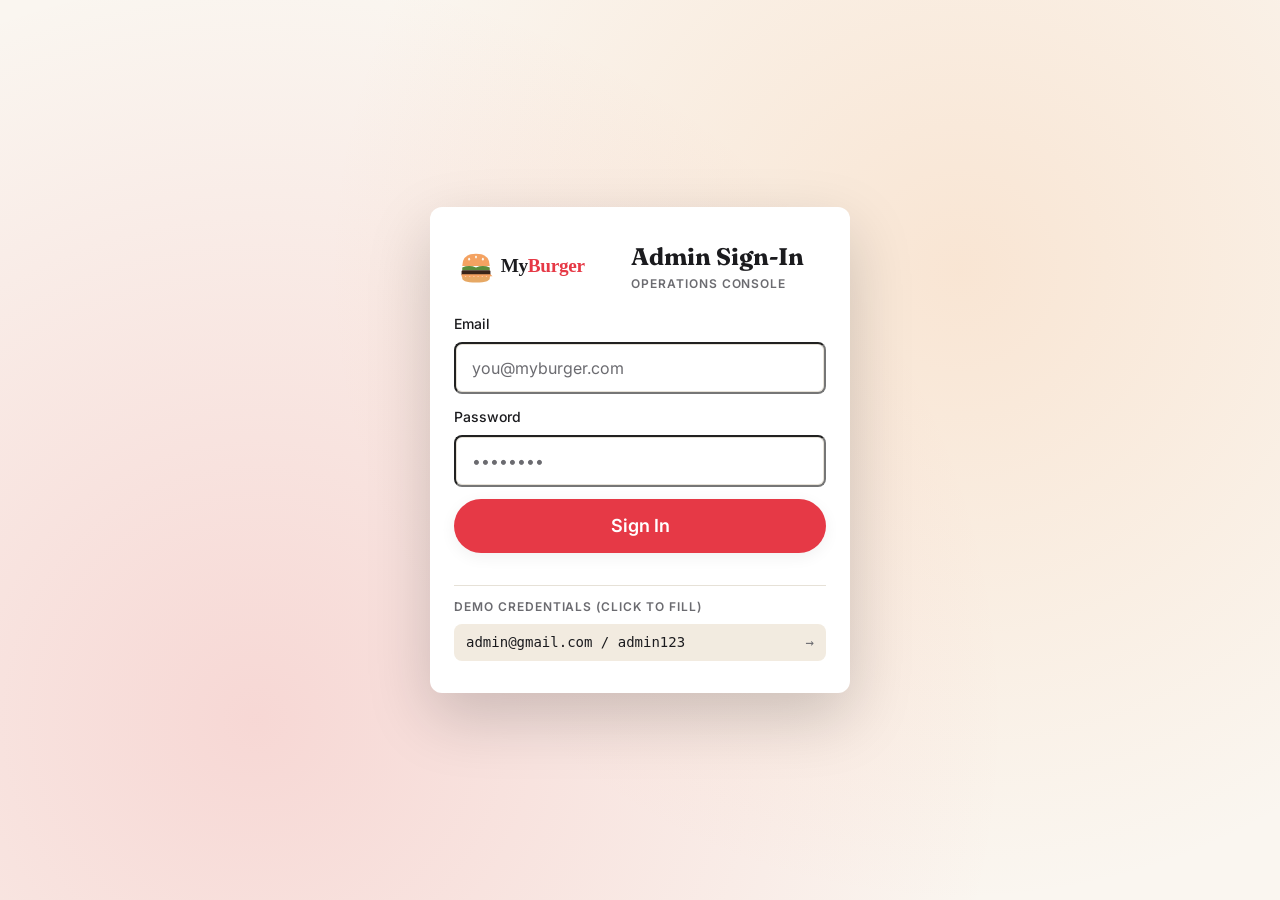
<file: admin/orders.html>
<!DOCTYPE html>
<html lang="en">
<head>
  <meta charset="UTF-8" />
  <meta name="viewport" content="width=device-width, initial-scale=1, viewport-fit=cover" />
  <meta name="theme-color" content="#FAF6F0" />
  <title>MyBurger Admin -- Orders</title>
  <link rel="icon" type="image/svg+xml" href="/assets/img/logo.svg" />
  <link rel="preconnect" href="https://fonts.googleapis.com" />
  <link rel="preconnect" href="https://fonts.gstatic.com" crossorigin />
  <link rel="stylesheet" href="https://fonts.googleapis.com/css2?family=Fraunces:opsz,wght@9..144,700;9..144,900&family=Inter:wght@400;500;600;700&display=swap" />
  <link rel="stylesheet" href="/assets/css/tokens.css" />
  <link rel="stylesheet" href="/assets/css/reset.css" />
  <link rel="stylesheet" href="/assets/css/components.css" />
  <link rel="stylesheet" href="/assets/css/layout-admin.css" />
  <link rel="stylesheet" href="/assets/css/pages/admin-orders.css" />

  <script src="/assets/js/state.js"></script>
  <script src="/assets/js/api.js"></script>
  <script src="/assets/js/admin/auth.js"></script>
  <script>
    if (window.MyBurger && window.MyBurger.admin && window.MyBurger.admin.auth) {
      window.MyBurger.admin.auth.guard();
    }
  </script>
</head>
<body>
  <div class="a-shell">
    <div data-slot="a-sidebar"></div>
    <div class="a-main">
      <div data-slot="a-topbar"></div>
      <div class="a-content">

        <!-- KPI strip -->
        <section class="a-orders__kpis" data-kpis></section>

        <!-- Mobile status tabs -->
        <nav class="a-orders__tabs" aria-label="Order status">
          <button type="button" class="pill is-active" data-status-tab="NEW">NEW</button>
          <button type="button" class="pill" data-status-tab="PREPARING">PREP</button>
          <button type="button" class="pill" data-status-tab="READY">READY</button>
          <button type="button" class="pill" data-status-tab="DONE">DONE</button>
        </nav>

        <!-- Desktop Kanban -->
        <section class="a-orders__kanban" aria-label="Order columns">
          <div class="a-orders__col" data-col="NEW">
            <header class="a-orders__col-head"><h2>NEW</h2><span data-count>0</span></header>
            <div class="a-orders__col-body" data-col-body="NEW"></div>
          </div>
          <div class="a-orders__col" data-col="PREPARING">
            <header class="a-orders__col-head"><h2>PREPARING</h2><span data-count>0</span></header>
            <div class="a-orders__col-body" data-col-body="PREPARING"></div>
          </div>
          <div class="a-orders__col" data-col="READY">
            <header class="a-orders__col-head"><h2>READY</h2><span data-count>0</span></header>
            <div class="a-orders__col-body" data-col-body="READY"></div>
          </div>
          <div class="a-orders__col" data-col="DONE">
            <header class="a-orders__col-head"><h2>DONE</h2><span data-count>0</span></header>
            <div class="a-orders__col-body" data-col-body="DONE"></div>
          </div>
        </section>
      </div>
    </div>

    <div data-slot="a-bottomnav"></div>
  </div>

  <script src="/assets/js/ui.js"></script>
  <script src="/assets/js/admin/nav.js"></script>
  <script src="/assets/js/admin/orders.js"></script>
  <script>
    document.addEventListener('DOMContentLoaded', function () {
      if (window.MyBurger && window.MyBurger.api && window.MyBurger.api.hydrate) {
        window.MyBurger.api.hydrate();
      }
      var nav = window.MyBurger && window.MyBurger.admin && window.MyBurger.admin.nav;
      if (nav) {
        nav.renderSidebar('orders');
        nav.renderTopbar({ title: 'Orders' });
        nav.renderBottomNav('orders');
      }
      if (window.MyBurger && window.MyBurger.admin && window.MyBurger.admin.orders) {
        window.MyBurger.admin.orders.render();
      }
    });
  </script>
</body>
</html>
</file>
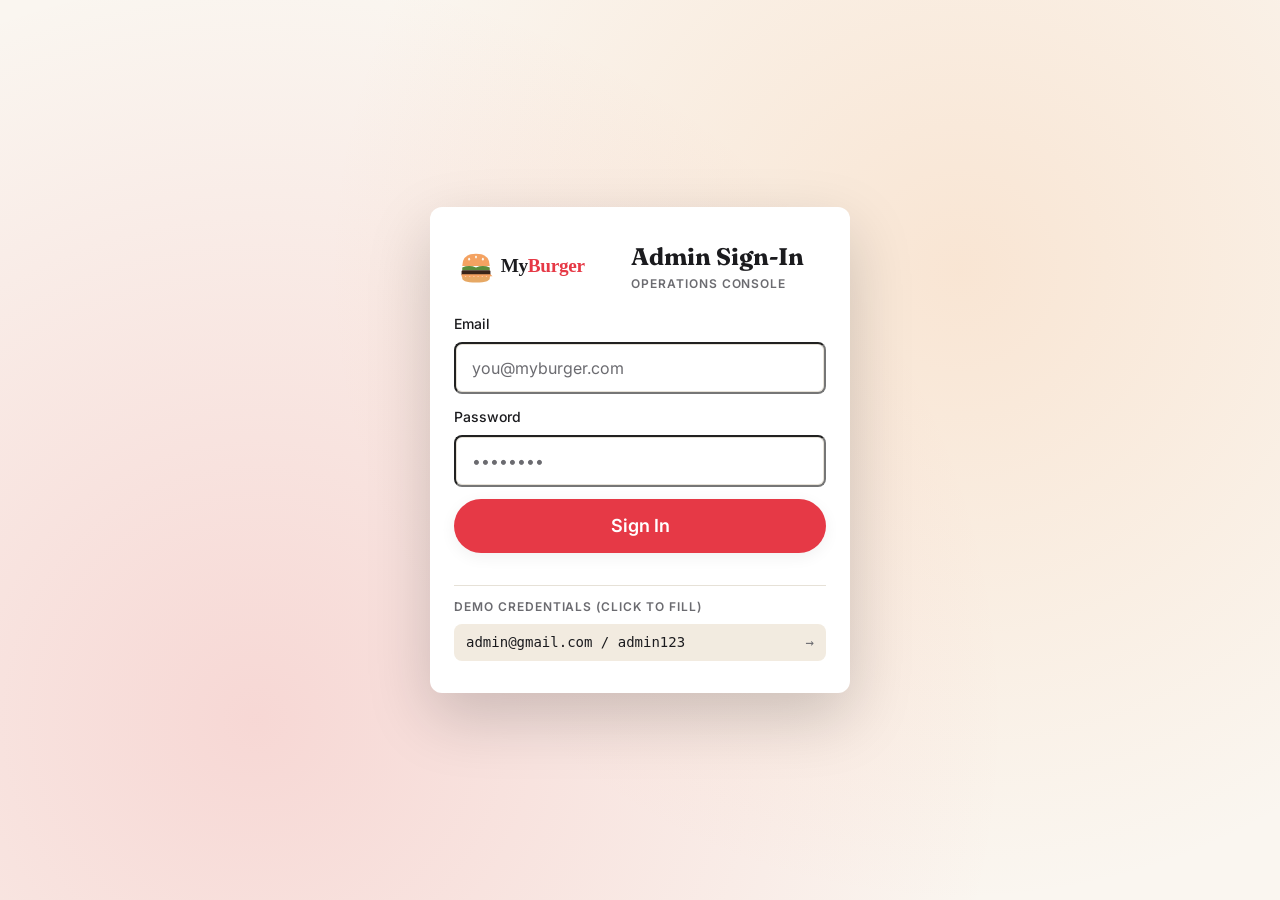
<file: admin/products.html>
<!DOCTYPE html>
<html lang="en">
<head>
  <meta charset="UTF-8" />
  <meta name="viewport" content="width=device-width, initial-scale=1, viewport-fit=cover" />
  <title>MyBurger Admin -- Products</title>
  <link rel="icon" type="image/svg+xml" href="/assets/img/logo.svg" />
  <link rel="preconnect" href="https://fonts.googleapis.com" />
  <link rel="preconnect" href="https://fonts.gstatic.com" crossorigin />
  <link rel="stylesheet" href="https://fonts.googleapis.com/css2?family=Fraunces:opsz,wght@9..144,700;9..144,900&family=Inter:wght@400;500;600;700&display=swap" />
  <link rel="stylesheet" href="/assets/css/tokens.css" />
  <link rel="stylesheet" href="/assets/css/reset.css" />
  <link rel="stylesheet" href="/assets/css/components.css" />
  <link rel="stylesheet" href="/assets/css/layout-admin.css" />
  <link rel="stylesheet" href="/assets/css/pages/admin-products.css" />

  <script src="/assets/js/state.js"></script>
  <script src="/assets/js/api.js"></script>
  <script src="/assets/js/admin/auth.js"></script>
  <script>
    if (window.MyBurger && window.MyBurger.admin && window.MyBurger.admin.auth) {
      window.MyBurger.admin.auth.guard();
    }
  </script>
</head>
<body>
  <div class="a-shell">
    <div data-slot="a-sidebar"></div>
    <div class="a-main">
      <div data-slot="a-topbar"></div>
      <div class="a-content">

        <header class="a-prod__toolbar">
          <select class="select" data-prod-category>
            <option value="">All categories</option>
          </select>
          <input class="input" type="search" placeholder="Search product..." data-prod-search />
          <button type="button" class="btn btn--primary" data-prod-new>+ New Product</button>
        </header>

        <!-- Desktop grid -->
        <section class="a-prod__grid" data-prod-grid></section>

        <!-- Mobile list -->
        <section class="a-prod__list" data-prod-list></section>
      </div>
    </div>
    <div data-slot="a-bottomnav"></div>
  </div>

  <script src="/assets/js/ui.js"></script>
  <script src="/assets/js/admin/nav.js"></script>
  <script src="/assets/js/admin/products.js"></script>
  <script>
    document.addEventListener('DOMContentLoaded', function () {
      if (window.MyBurger && window.MyBurger.api && window.MyBurger.api.hydrate) {
        window.MyBurger.api.hydrate();
      }
      var nav = window.MyBurger && window.MyBurger.admin && window.MyBurger.admin.nav;
      if (nav) {
        nav.renderSidebar('products');
        nav.renderTopbar({ title: 'Products' });
        nav.renderBottomNav('products');
      }
      if (window.MyBurger && window.MyBurger.admin && window.MyBurger.admin.products) {
        window.MyBurger.admin.products.render();
      }
    });
  </script>
</body>
</html>
</file>
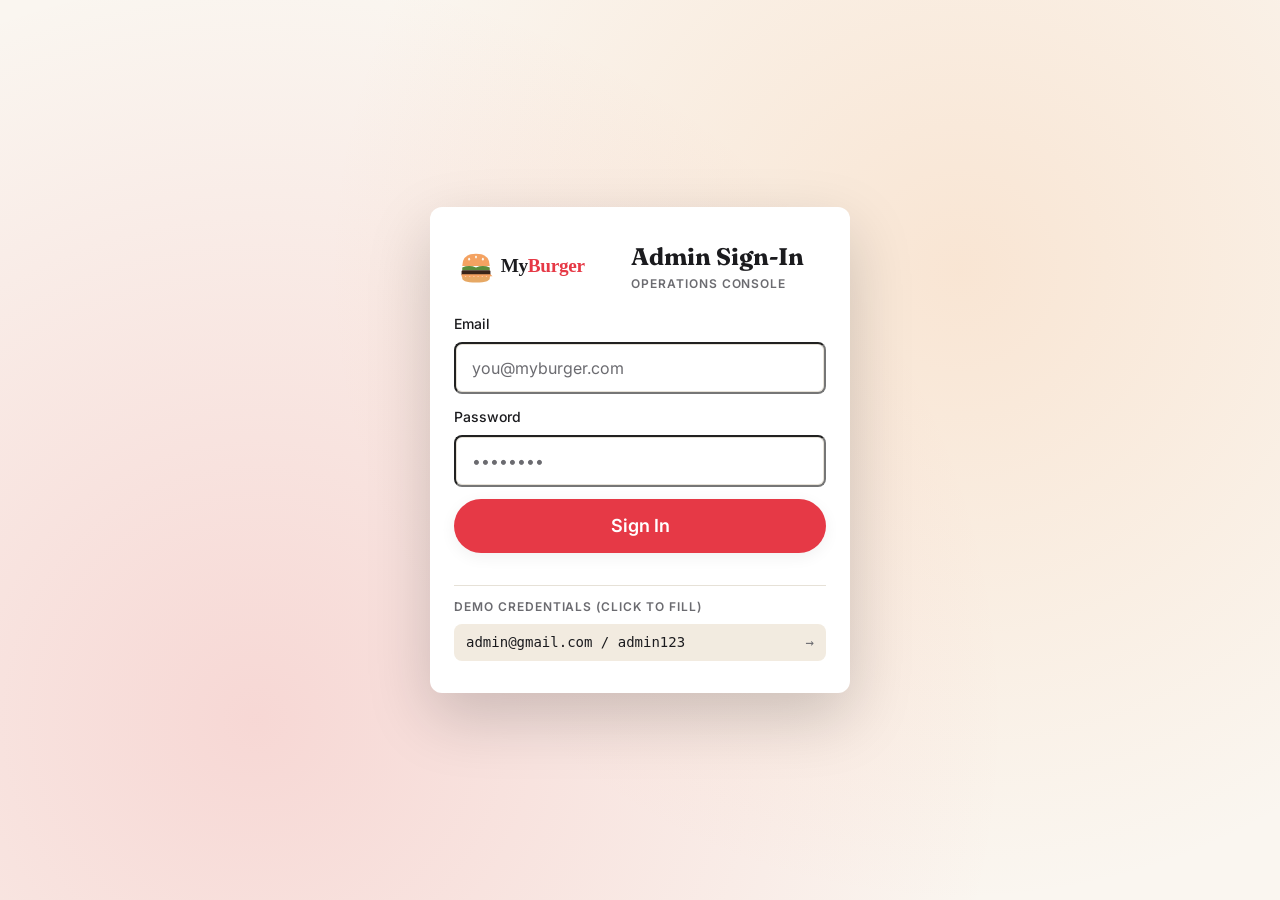
<file: admin/settings.html>
<!DOCTYPE html>
<html lang="en">
<head>
  <meta charset="UTF-8" />
  <meta name="viewport" content="width=device-width, initial-scale=1, viewport-fit=cover" />
  <title>MyBurger Admin -- Settings</title>
  <link rel="icon" type="image/svg+xml" href="/assets/img/logo.svg" />
  <link rel="preconnect" href="https://fonts.googleapis.com" />
  <link rel="preconnect" href="https://fonts.gstatic.com" crossorigin />
  <link rel="stylesheet" href="https://fonts.googleapis.com/css2?family=Fraunces:opsz,wght@9..144,700;9..144,900&family=Inter:wght@400;500;600;700&display=swap" />
  <link rel="stylesheet" href="/assets/css/tokens.css" />
  <link rel="stylesheet" href="/assets/css/reset.css" />
  <link rel="stylesheet" href="/assets/css/components.css" />
  <link rel="stylesheet" href="/assets/css/layout-admin.css" />
  <link rel="stylesheet" href="/assets/css/pages/admin-settings.css" />

  <script src="/assets/js/state.js"></script>
  <script src="/assets/js/api.js"></script>
  <script src="/assets/js/admin/auth.js"></script>
  <script>
    if (window.MyBurger && window.MyBurger.admin && window.MyBurger.admin.auth) {
      window.MyBurger.admin.auth.guard();
    }
  </script>
</head>
<body>
  <div class="a-shell">
    <div data-slot="a-sidebar"></div>
    <div class="a-main">
      <div data-slot="a-topbar"></div>
      <div class="a-content">

        <nav class="a-set__tabs" aria-label="Settings sections">
          <button type="button" class="pill is-active" data-set-tab="site">Site</button>
          <button type="button" class="pill" data-set-tab="payment">Payment Gateway</button>
          <button type="button" class="pill" data-set-tab="hours">Hours</button>
          <button type="button" class="pill" data-set-tab="notifications">Notifications</button>
        </nav>

        <form class="a-set__panel" id="settings-form" data-set-panel novalidate>
          <!-- Panels injected by settings.js -->
        </form>

        <footer class="a-set__footer">
          <button type="button" class="btn btn--ghost" data-set-cancel>Cancel</button>
          <button type="submit" form="settings-form" class="btn btn--primary" data-set-save>Save</button>
        </footer>
      </div>
    </div>
    <div data-slot="a-bottomnav"></div>
  </div>

  <script src="/assets/js/ui.js"></script>
  <script src="/assets/js/admin/nav.js"></script>
  <script src="/assets/js/admin/settings.js"></script>
  <script>
    document.addEventListener('DOMContentLoaded', function () {
      if (window.MyBurger && window.MyBurger.api && window.MyBurger.api.hydrate) {
        window.MyBurger.api.hydrate();
      }
      var nav = window.MyBurger && window.MyBurger.admin && window.MyBurger.admin.nav;
      if (nav) {
        nav.renderSidebar('settings');
        nav.renderTopbar({ title: 'Settings' });
        nav.renderBottomNav('settings');
      }
      if (window.MyBurger && window.MyBurger.admin && window.MyBurger.admin.settings) {
        window.MyBurger.admin.settings.render();
      }
    });
  </script>
</body>
</html>
</file>
<file: assets/css/tokens.css>
/* ============================================================
   MyBurger -- Design Tokens
   Single source of truth for colors, type, spacing, radius,
   shadow, motion, and breakpoints. All other CSS files reference
   these custom properties. Do not redeclare values here in
   pages/* or components.css -- consume them.
   ============================================================ */

:root {
  /* ---------- Color: Brand palette ---------- */
  --clr-red:      #E63946;   /* Ketchup-red -- primary CTA, active state, error */
  --clr-red-700:  #B62A36;   /* Hover/pressed for primary */
  --clr-red-100:  #FCE3E5;   /* Soft red surface for low-emphasis alerts */

  --clr-mustard:  #F4A261;   /* Mustard -- accent, hover wash, secondary CTA */
  --clr-mustard-700: #C57A3F;
  --clr-mustard-100: #FCEBD8;

  --clr-char:     #1B1B1E;   /* Charcoal -- primary text, dark nav, sidebar */
  --clr-char-800: #2A2A2E;
  --clr-char-600: #4A4A52;

  --clr-cream:    #FAF6F0;   /* Page background -- warmer than #fff */
  --clr-cream-200: #F2EBE0;  /* Card surface on cream pages */

  --clr-pickle:   #5C8C3A;   /* Pickle-green -- dietary, success, "open" state */
  --clr-pickle-700: #466B2C;
  --clr-pickle-100: #E2EFD4;

  --clr-muted:    #6B6B70;   /* Muted body grey -- secondary text, helper labels */
  --clr-line:     #E6E1D7;   /* Hairline divider, input border resting */
  --clr-line-strong: #C9C1B0; /* Stronger divider, input border focus halo */

  --clr-white:    #FFFFFF;
  --clr-black:    #000000;

  /* ---------- Color: Status semantics ---------- */
  --clr-success:  #5C8C3A;   /* aliases pickle */
  --clr-warning:  #F4A261;   /* aliases mustard */
  --clr-danger:   #E63946;   /* aliases red */
  --clr-info:     #3A7BBF;

  /* Time-elapsed chips on Orders kanban */
  --clr-chip-green:  #5C8C3A;  /* < 5 minutes */
  --clr-chip-amber:  #D89B2F;  /* < 10 minutes */
  --clr-chip-red:    #E63946;  /* > 10 minutes */

  /* ---------- Color: Semantic aliases ---------- */
  --bg-page:      var(--clr-cream);
  --bg-surface:   var(--clr-white);
  --bg-surface-alt: var(--clr-cream-200);
  --bg-sidebar:   var(--clr-char);
  --bg-overlay:   rgba(27, 27, 30, 0.55);  /* Modal scrim */

  --text-primary:   var(--clr-char);
  --text-secondary: var(--clr-muted);
  --text-inverse:   var(--clr-cream);
  --text-link:      var(--clr-red);

  --border-default: var(--clr-line);
  --border-strong:  var(--clr-line-strong);

  /* ---------- Typography: Families ---------- */
  --font-display: 'Fraunces', 'Recoleta', Georgia, 'Times New Roman', serif;
  --font-body:    'Inter', system-ui, -apple-system, 'Segoe UI', Roboto, sans-serif;
  --font-mono:    'JetBrains Mono', ui-monospace, SFMono-Regular, Menlo, monospace;

  /* ---------- Typography: Size scale (rem) ---------- */
  --fs-12: 0.75rem;   /* 12px -- micro labels, chip text */
  --fs-14: 0.875rem;  /* 14px -- helper, small body */
  --fs-16: 1rem;      /* 16px -- body default */
  --fs-18: 1.125rem;  /* 18px -- lead body */
  --fs-20: 1.25rem;   /* 20px -- subheading */
  --fs-24: 1.5rem;    /* 24px -- card title */
  --fs-28: 1.75rem;   /* 28px -- section heading mobile */
  --fs-32: 2rem;      /* 32px -- section heading desktop */
  --fs-40: 2.5rem;    /* 40px -- page title */
  --fs-48: 3rem;      /* 48px -- hero mobile */
  --fs-64: 4rem;      /* 64px -- hero desktop */
  --fs-80: 5rem;      /* 80px -- hero XL desktop */
  --fs-96: 6rem;      /* 96px -- hero giant (only used for ultra-wide) */

  /* ---------- Typography: Weights ---------- */
  --fw-regular: 400;
  --fw-medium:  500;
  --fw-semibold: 600;
  --fw-bold:    700;
  --fw-black:   900;

  /* ---------- Typography: Line height ---------- */
  --lh-tight:   1.1;
  --lh-snug:    1.25;
  --lh-normal:  1.5;
  --lh-relaxed: 1.65;

  /* ---------- Typography: Tracking ---------- */
  --tracking-tight:  -0.02em;
  --tracking-normal:  0;
  --tracking-wide:    0.04em;
  --tracking-caps:    0.08em;

  /* ---------- Spacing scale (4px base) ---------- */
  --sp-0:   0;
  --sp-1:   0.25rem;   /* 4px */
  --sp-2:   0.5rem;    /* 8px */
  --sp-3:   0.75rem;   /* 12px */
  --sp-4:   1rem;      /* 16px */
  --sp-5:   1.25rem;   /* 20px */
  --sp-6:   1.5rem;    /* 24px */
  --sp-8:   2rem;      /* 32px */
  --sp-10:  2.5rem;    /* 40px */
  --sp-12:  3rem;      /* 48px */
  --sp-16:  4rem;      /* 64px */
  --sp-20:  5rem;      /* 80px */
  --sp-24:  6rem;      /* 96px */

  /* ---------- Radius ---------- */
  --radius-input:  8px;
  --radius-card:   12px;
  --radius-sheet:  16px;
  --radius-pill:   999px;

  /* ---------- Shadow ---------- */
  --shadow-rest:    0 4px 16px rgba(0, 0, 0, 0.06);
  --shadow-hover:   0 8px 24px rgba(0, 0, 0, 0.10);
  --shadow-modal:   0 24px 64px rgba(0, 0, 0, 0.18);
  --shadow-drawer:  -16px 0 48px rgba(0, 0, 0, 0.12);
  --shadow-sheet:    0 -12px 32px rgba(0, 0, 0, 0.10);
  --shadow-inset-focus: inset 0 0 0 2px var(--clr-red);

  /* ---------- Z-index scale ---------- */
  --z-base:        0;
  --z-sticky:      100;   /* top-nav, bottom-nav, sticky bars */
  --z-dropdown:    200;
  --z-overlay:     900;   /* scrim */
  --z-drawer:      1000;
  --z-modal:       1100;
  --z-toast:       1200;

  /* ---------- Motion ---------- */
  --ease-out:      cubic-bezier(0.16, 1, 0.3, 1);
  --ease-in-out:   cubic-bezier(0.65, 0, 0.35, 1);
  --dur-fast:      120ms;
  --dur-base:      180ms;
  --dur-slow:      280ms;
  --dur-sheet:     320ms;

  /* Add-to-cart pop animation duration matches plan spec (180ms ease-out) */
  --dur-pop:       180ms;

  /* ---------- Touch / hit target ---------- */
  --touch-min:     44px;
  --touch-comfort: 48px;

  /* ---------- Breakpoints (for JS reference; CSS uses media queries directly) ---------- */
  --bp-mobile-max:  767px;
  --bp-tablet-min:  768px;
  --bp-tablet-max:  1023px;
  --bp-desktop-min: 1024px;
  --bp-wide-min:    1440px;

  /* ---------- Layout: Fixed chrome dimensions ---------- */
  --nav-height-desktop:    72px;
  --nav-height-mobile:     56px;
  --bottom-nav-height:     64px;
  --sidebar-width:         200px;
  --sidebar-width-collapsed: 64px;
  --container-max:         1280px;
}

/* ---------- Dark surface inversion for admin sidebar / overlays ---------- */
.is-dark {
  --bg-surface:   var(--clr-char);
  --text-primary: var(--clr-cream);
  --text-secondary: rgba(250, 246, 240, 0.65);
  --border-default: rgba(250, 246, 240, 0.12);
}
</file>
<file: assets/css/components.css>
/* ============================================================
   MyBurger -- Components
   Reusable UI primitives consumed by every page. Load order:
     1. tokens.css  (variables)
     2. reset.css   (baseline)
     3. components.css  (this file)
     4. layout-*.css    (page chrome)
     5. pages/*.css     (per-page overrides)
   ============================================================ */


/* ============================================================
   Buttons
   .btn is the base; modifiers set palette + emphasis.
   Variants: .btn--primary, .btn--secondary, .btn--ghost
   Sizes:    .btn--sm, .btn--lg, .btn--block
   ============================================================ */

.btn {
  display: inline-flex;
  align-items: center;
  justify-content: center;
  gap: var(--sp-2);
  min-height: var(--touch-min);
  padding: var(--sp-3) var(--sp-5);
  border-radius: var(--radius-pill);
  font-family: var(--font-body);
  font-size: var(--fs-16);
  font-weight: var(--fw-semibold);
  letter-spacing: var(--tracking-normal);
  line-height: var(--lh-snug);
  text-align: center;
  white-space: nowrap;
  cursor: pointer;
  user-select: none;
  transition:
    background-color var(--dur-base) var(--ease-out),
    color            var(--dur-base) var(--ease-out),
    box-shadow       var(--dur-base) var(--ease-out),
    transform        var(--dur-fast) var(--ease-out);
}

.btn:disabled,
.btn[aria-disabled='true'] {
  opacity: 0.5;
  cursor: not-allowed;
  pointer-events: none;
}

.btn:active:not(:disabled) {
  transform: translateY(1px);
}

/* ---- Primary: ketchup-red, white text, the headline CTA ---- */
.btn--primary {
  background-color: var(--clr-red);
  color: var(--clr-white);
  box-shadow: var(--shadow-rest);
}

.btn--primary:hover:not(:disabled) {
  background-color: var(--clr-red-700);
  box-shadow: var(--shadow-hover);
}

/* ---- Secondary: charcoal outline on cream, for "View Menu" pair-CTA ---- */
.btn--secondary {
  background-color: transparent;
  color: var(--clr-char);
  box-shadow: inset 0 0 0 1.5px var(--clr-char);
}

.btn--secondary:hover:not(:disabled) {
  background-color: var(--clr-char);
  color: var(--clr-cream);
}

/* ---- Ghost: text-only, subtle hover wash. For toolbar / inline actions ---- */
.btn--ghost {
  background-color: transparent;
  color: var(--clr-char);
  padding-inline: var(--sp-4);
}

.btn--ghost:hover:not(:disabled) {
  background-color: var(--clr-mustard-100);
  color: var(--clr-char);
}

/* ---- Danger: destructive actions (delete, refund, 86) ---- */
.btn--danger {
  background-color: transparent;
  color: var(--clr-red);
  box-shadow: inset 0 0 0 1.5px var(--clr-red);
}

.btn--danger:hover:not(:disabled) {
  background-color: var(--clr-red);
  color: var(--clr-white);
}

/* ---- Size + width modifiers ---- */
.btn--sm {
  min-height: 36px;
  padding: var(--sp-2) var(--sp-3);
  font-size: var(--fs-14);
}

.btn--lg {
  min-height: var(--touch-comfort);
  padding: var(--sp-4) var(--sp-8);
  font-size: var(--fs-18);
}

.btn--block {
  display: flex;
  width: 100%;
}

/* Add-to-cart pop animation -- attach .is-pop briefly via JS after add */
@keyframes mb-cart-pop {
  0%   { transform: scale(1); }
  50%  { transform: scale(1.08); }
  100% { transform: scale(1); }
}

.btn.is-pop {
  animation: mb-cart-pop var(--dur-pop) var(--ease-out);
}


/* ============================================================
   Card
   Generic surface used by product tiles, KPI cards, widget panels.
   ============================================================ */

.card {
  background-color: var(--bg-surface);
  border-radius: var(--radius-card);
  box-shadow: var(--shadow-rest);
  overflow: hidden;
  transition: box-shadow var(--dur-base) var(--ease-out),
              transform  var(--dur-base) var(--ease-out);
}

.card--interactive {
  cursor: pointer;
}

.card--interactive:hover {
  box-shadow: var(--shadow-hover);
  transform: translateY(-2px);
}

.card__media {
  position: relative;
  aspect-ratio: 4 / 3;
  background-color: var(--bg-surface-alt);
  overflow: hidden;
}

.card__media--portrait {
  aspect-ratio: 4 / 5;
}

.card__media img {
  width: 100%;
  height: 100%;
  object-fit: cover;
  transition: transform var(--dur-slow) var(--ease-out);
}

.card--interactive:hover .card__media img {
  transform: scale(1.03);
}

.card__body {
  padding: var(--sp-4);
  display: flex;
  flex-direction: column;
  gap: var(--sp-2);
}

.card__title {
  font-family: var(--font-display);
  font-size: var(--fs-20);
  font-weight: var(--fw-bold);
  line-height: var(--lh-snug);
  color: var(--text-primary);
}

.card__desc {
  font-size: var(--fs-14);
  color: var(--text-secondary);
  line-height: var(--lh-normal);
  display: -webkit-box;
  -webkit-line-clamp: 2;
  -webkit-box-orient: vertical;
  overflow: hidden;
}

.card__price {
  font-family: var(--font-body);
  font-variant-numeric: tabular-nums;
  font-size: var(--fs-16);
  font-weight: var(--fw-semibold);
  color: var(--text-primary);
}

.card__footer {
  display: flex;
  align-items: center;
  justify-content: space-between;
  padding-top: var(--sp-2);
}


/* ============================================================
   Modal (centered overlay -- desktop + tablet)
   Pair with .modal-overlay for backdrop scrim.
   ============================================================ */

.modal-overlay {
  position: fixed;
  inset: 0;
  background-color: var(--bg-overlay);
  z-index: var(--z-overlay);
  opacity: 0;
  pointer-events: none;
  transition: opacity var(--dur-base) var(--ease-out);
}

.modal-overlay.is-open {
  opacity: 1;
  pointer-events: auto;
}

.modal {
  position: fixed;
  top: 50%;
  left: 50%;
  transform: translate(-50%, -48%) scale(0.96);
  width: min(560px, calc(100vw - var(--sp-8)));
  max-height: calc(100dvh - var(--sp-12));
  background-color: var(--bg-surface);
  border-radius: var(--radius-card);
  box-shadow: var(--shadow-modal);
  z-index: var(--z-modal);
  display: flex;
  flex-direction: column;
  opacity: 0;
  pointer-events: none;
  transition:
    opacity   var(--dur-base) var(--ease-out),
    transform var(--dur-base) var(--ease-out);
}

.modal.is-open {
  transform: translate(-50%, -50%) scale(1);
  opacity: 1;
  pointer-events: auto;
}

.modal__header {
  display: flex;
  align-items: center;
  justify-content: space-between;
  gap: var(--sp-3);
  padding: var(--sp-4) var(--sp-5);
  border-bottom: 1px solid var(--border-default);
}

.modal__title {
  font-family: var(--font-display);
  font-size: var(--fs-24);
  font-weight: var(--fw-bold);
  color: var(--text-primary);
}

.modal__close {
  width: var(--touch-min);
  height: var(--touch-min);
  border-radius: var(--radius-pill);
  display: inline-flex;
  align-items: center;
  justify-content: center;
  color: var(--clr-muted);
  transition: background-color var(--dur-fast) var(--ease-out),
              color            var(--dur-fast) var(--ease-out);
}

.modal__close:hover {
  background-color: var(--clr-cream-200);
  color: var(--clr-char);
}

.modal__body {
  padding: var(--sp-5);
  overflow-y: auto;
  flex: 1;
}

.modal__footer {
  display: flex;
  align-items: center;
  justify-content: flex-end;
  gap: var(--sp-3);
  padding: var(--sp-4) var(--sp-5);
  border-top: 1px solid var(--border-default);
  background-color: var(--bg-surface);
  position: sticky;
  bottom: 0;
}


/* ============================================================
   Drawer (right-side slide -- desktop cart, admin detail)
   ============================================================ */

.drawer {
  position: fixed;
  top: 0;
  right: 0;
  width: min(420px, 100vw);
  height: 100dvh;
  background-color: var(--bg-surface);
  box-shadow: var(--shadow-drawer);
  z-index: var(--z-drawer);
  transform: translateX(100%);
  display: flex;
  flex-direction: column;
  transition: transform var(--dur-slow) var(--ease-out);
}

.drawer.is-open {
  transform: translateX(0);
}

.drawer__header {
  display: flex;
  align-items: center;
  justify-content: space-between;
  gap: var(--sp-3);
  padding: var(--sp-4) var(--sp-5);
  border-bottom: 1px solid var(--border-default);
}

.drawer__title {
  font-family: var(--font-display);
  font-size: var(--fs-20);
  font-weight: var(--fw-bold);
}

.drawer__body {
  padding: var(--sp-5);
  overflow-y: auto;
  flex: 1;
}

.drawer__footer {
  padding: var(--sp-4) var(--sp-5);
  border-top: 1px solid var(--border-default);
  background-color: var(--bg-surface);
}


/* ============================================================
   Bottom Sheet (mobile cart, customization modal, detail panes)
   ============================================================ */

.sheet {
  position: fixed;
  left: 0;
  right: 0;
  bottom: 0;
  max-height: 92dvh;
  background-color: var(--bg-surface);
  border-top-left-radius: var(--radius-sheet);
  border-top-right-radius: var(--radius-sheet);
  box-shadow: var(--shadow-sheet);
  z-index: var(--z-drawer);
  transform: translateY(100%);
  display: flex;
  flex-direction: column;
  transition: transform var(--dur-sheet) var(--ease-out);
}

.sheet.is-open {
  transform: translateY(0);
}

.sheet__grabber {
  width: 40px;
  height: 4px;
  border-radius: var(--radius-pill);
  background-color: var(--clr-line-strong);
  margin: var(--sp-3) auto var(--sp-2);
}

.sheet__header {
  display: flex;
  align-items: center;
  justify-content: space-between;
  gap: var(--sp-3);
  padding: var(--sp-2) var(--sp-5) var(--sp-3);
}

.sheet__title {
  font-family: var(--font-display);
  font-size: var(--fs-20);
  font-weight: var(--fw-bold);
}

.sheet__body {
  padding: var(--sp-4) var(--sp-5);
  overflow-y: auto;
  flex: 1;
}

.sheet__footer {
  padding: var(--sp-4) var(--sp-5);
  border-top: 1px solid var(--border-default);
  background-color: var(--bg-surface);
  position: sticky;
  bottom: 0;
}


/* ============================================================
   Pill Chip (category filters, dietary tags, status filters)
   ============================================================ */

.pill {
  display: inline-flex;
  align-items: center;
  gap: var(--sp-2);
  min-height: 32px;
  padding: var(--sp-1) var(--sp-3);
  border-radius: var(--radius-pill);
  background-color: var(--bg-surface);
  color: var(--text-primary);
  font-size: var(--fs-14);
  font-weight: var(--fw-medium);
  line-height: 1;
  white-space: nowrap;
  box-shadow: inset 0 0 0 1px var(--border-default);
  cursor: pointer;
  user-select: none;
  transition:
    background-color var(--dur-fast) var(--ease-out),
    color            var(--dur-fast) var(--ease-out),
    box-shadow       var(--dur-fast) var(--ease-out);
}

.pill:hover {
  background-color: var(--clr-cream-200);
}

.pill.is-active {
  background-color: var(--clr-char);
  color: var(--clr-cream);
  box-shadow: inset 0 0 0 1px var(--clr-char);
}

.pill--dietary {
  background-color: var(--clr-pickle-100);
  color: var(--clr-pickle-700);
  box-shadow: inset 0 0 0 1px var(--clr-pickle-100);
}

.pill--spicy {
  background-color: var(--clr-red-100);
  color: var(--clr-red-700);
  box-shadow: inset 0 0 0 1px var(--clr-red-100);
}


/* ============================================================
   Badge (cart count, status, low-stock indicator)
   ============================================================ */

.badge {
  display: inline-flex;
  align-items: center;
  justify-content: center;
  min-width: 20px;
  height: 20px;
  padding: 0 6px;
  border-radius: var(--radius-pill);
  background-color: var(--clr-red);
  color: var(--clr-white);
  font-size: var(--fs-12);
  font-weight: var(--fw-bold);
  line-height: 1;
  font-variant-numeric: tabular-nums;
}

.badge--muted {
  background-color: var(--clr-muted);
}

.badge--success {
  background-color: var(--clr-success);
}

.badge--warning {
  background-color: var(--clr-chip-amber);
  color: var(--clr-char);
}

.badge--danger {
  background-color: var(--clr-danger);
}

.badge--dot {
  width: 8px;
  height: 8px;
  min-width: 0;
  padding: 0;
}

/* Status -- order kanban chips (NEW / PREP / READY / DONE) */
.status {
  display: inline-flex;
  align-items: center;
  gap: var(--sp-1);
  padding: 2px var(--sp-2);
  border-radius: var(--radius-pill);
  font-size: var(--fs-12);
  font-weight: var(--fw-semibold);
  letter-spacing: var(--tracking-caps);
  text-transform: uppercase;
}

.status--new      { background-color: var(--clr-red-100);    color: var(--clr-red-700); }
.status--prep     { background-color: var(--clr-mustard-100); color: var(--clr-mustard-700); }
.status--ready    { background-color: var(--clr-pickle-100); color: var(--clr-pickle-700); }
.status--done     { background-color: var(--clr-cream-200);  color: var(--clr-muted); }

/* Time-elapsed chip on Orders kanban */
.time-chip {
  display: inline-flex;
  align-items: center;
  gap: var(--sp-1);
  font-size: var(--fs-12);
  font-weight: var(--fw-semibold);
  font-variant-numeric: tabular-nums;
}

.time-chip--green { color: var(--clr-chip-green); }
.time-chip--amber { color: var(--clr-chip-amber); }
.time-chip--red   { color: var(--clr-chip-red);   }


/* ============================================================
   Quantity Stepper ([-] N [+])
   ============================================================ */

.qty {
  display: inline-flex;
  align-items: center;
  gap: var(--sp-2);
  background-color: var(--bg-surface);
  border-radius: var(--radius-pill);
  box-shadow: inset 0 0 0 1px var(--border-default);
  padding: var(--sp-1);
}

.qty__btn {
  width: 36px;
  height: 36px;
  border-radius: var(--radius-pill);
  display: inline-flex;
  align-items: center;
  justify-content: center;
  color: var(--clr-char);
  font-size: var(--fs-20);
  font-weight: var(--fw-bold);
  line-height: 1;
  transition: background-color var(--dur-fast) var(--ease-out);
}

.qty__btn:hover:not(:disabled) {
  background-color: var(--clr-cream-200);
}

.qty__btn:disabled {
  color: var(--clr-line-strong);
  cursor: not-allowed;
}

.qty__value {
  min-width: 24px;
  text-align: center;
  font-size: var(--fs-16);
  font-weight: var(--fw-semibold);
  font-variant-numeric: tabular-nums;
}

/* The "+ add to cart" round button used on product cards */
.qty-add {
  width: 40px;
  height: 40px;
  border-radius: var(--radius-pill);
  background-color: var(--clr-red);
  color: var(--clr-white);
  display: inline-flex;
  align-items: center;
  justify-content: center;
  font-size: var(--fs-20);
  font-weight: var(--fw-bold);
  line-height: 1;
  box-shadow: var(--shadow-rest);
  cursor: pointer;
  transition: background-color var(--dur-fast) var(--ease-out),
              box-shadow       var(--dur-fast) var(--ease-out),
              transform        var(--dur-fast) var(--ease-out);
}

.qty-add:hover {
  background-color: var(--clr-red-700);
  box-shadow: var(--shadow-hover);
}


/* ============================================================
   Form Inputs (text, email, tel, number, textarea, select)
   ============================================================ */

.field {
  display: flex;
  flex-direction: column;
  gap: var(--sp-2);
}

.field__label {
  font-size: var(--fs-14);
  font-weight: var(--fw-medium);
  color: var(--text-primary);
}

.field__hint {
  font-size: var(--fs-12);
  color: var(--text-secondary);
}

.field__error {
  font-size: var(--fs-12);
  color: var(--clr-danger);
}

.input,
.textarea,
.select {
  width: 100%;
  min-height: var(--touch-min);
  padding: var(--sp-3) var(--sp-4);
  background-color: var(--bg-surface);
  color: var(--text-primary);
  border-radius: var(--radius-input);
  box-shadow: inset 0 0 0 1px var(--border-default);
  font-family: var(--font-body);
  font-size: var(--fs-16);
  line-height: var(--lh-normal);
  transition: box-shadow var(--dur-fast) var(--ease-out),
              background-color var(--dur-fast) var(--ease-out);
}

.input::placeholder,
.textarea::placeholder {
  color: var(--clr-muted);
}

.input:hover,
.textarea:hover,
.select:hover {
  box-shadow: inset 0 0 0 1px var(--border-strong);
}

.input:focus,
.textarea:focus,
.select:focus {
  outline: none;
  box-shadow: inset 0 0 0 2px var(--clr-red);
}

.input.is-error,
.textarea.is-error,
.select.is-error {
  box-shadow: inset 0 0 0 2px var(--clr-danger);
}

.textarea {
  min-height: 96px;
  resize: vertical;
  padding-block: var(--sp-3);
}

.select {
  appearance: none;
  background-image: linear-gradient(45deg, transparent 50%, var(--clr-char) 50%),
                    linear-gradient(135deg, var(--clr-char) 50%, transparent 50%);
  background-position:
    calc(100% - 18px) calc(50% + 2px),
    calc(100% - 13px) calc(50% + 2px);
  background-size: 5px 5px, 5px 5px;
  background-repeat: no-repeat;
  padding-right: var(--sp-8);
}

/* ---- Radio + Checkbox row ---- */
.choice {
  display: inline-flex;
  align-items: center;
  gap: var(--sp-2);
  min-height: var(--touch-min);
  padding: var(--sp-2) var(--sp-3);
  border-radius: var(--radius-input);
  cursor: pointer;
  user-select: none;
  transition: background-color var(--dur-fast) var(--ease-out);
}

.choice:hover {
  background-color: var(--clr-cream-200);
}

.choice input[type='radio'],
.choice input[type='checkbox'] {
  width: 20px;
  height: 20px;
  accent-color: var(--clr-red);
  cursor: pointer;
}

.choice__label {
  font-size: var(--fs-16);
  color: var(--text-primary);
}

.choice__price {
  margin-left: auto;
  font-size: var(--fs-14);
  color: var(--text-secondary);
  font-variant-numeric: tabular-nums;
}

/* Inline group of choices (radio set or checkbox set) */
.choice-group {
  display: flex;
  flex-wrap: wrap;
  gap: var(--sp-2);
}


/* ============================================================
   Toast (top-right ephemeral notification)
   ============================================================ */

.toast-stack {
  position: fixed;
  top: var(--sp-5);
  right: var(--sp-5);
  display: flex;
  flex-direction: column;
  gap: var(--sp-2);
  z-index: var(--z-toast);
  pointer-events: none;
}

@media (max-width: 767px) {
  .toast-stack {
    top: auto;
    bottom: calc(var(--bottom-nav-height) + var(--sp-4));
    left: var(--sp-4);
    right: var(--sp-4);
    align-items: stretch;
  }
}

.toast {
  display: flex;
  align-items: flex-start;
  gap: var(--sp-3);
  min-width: 280px;
  max-width: 420px;
  padding: var(--sp-3) var(--sp-4);
  background-color: var(--clr-char);
  color: var(--clr-cream);
  border-radius: var(--radius-card);
  box-shadow: var(--shadow-hover);
  font-size: var(--fs-14);
  line-height: var(--lh-snug);
  pointer-events: auto;
  transform: translateX(16px);
  opacity: 0;
  transition: opacity var(--dur-base) var(--ease-out),
              transform var(--dur-base) var(--ease-out);
}

.toast.is-show {
  opacity: 1;
  transform: translateX(0);
}

.toast--success {
  background-color: var(--clr-pickle-700);
}

.toast--warning {
  background-color: var(--clr-mustard-700);
  color: var(--clr-char);
}

.toast--danger {
  background-color: var(--clr-red-700);
}

.toast__icon {
  font-size: var(--fs-18);
  line-height: 1;
}

.toast__message {
  flex: 1;
}

.toast__close {
  color: inherit;
  opacity: 0.7;
  font-size: var(--fs-16);
  line-height: 1;
  padding: 0 var(--sp-1);
  transition: opacity var(--dur-fast) var(--ease-out);
}

.toast__close:hover {
  opacity: 1;
}


/* ============================================================
   Utility primitives used inside components
   ============================================================ */

.divider {
  height: 1px;
  background-color: var(--border-default);
  border: 0;
  margin-block: var(--sp-3);
}

.hstack {
  display: flex;
  flex-direction: row;
  align-items: center;
  gap: var(--sp-3);
}

.vstack {
  display: flex;
  flex-direction: column;
  gap: var(--sp-3);
}

.spacer {
  flex: 1;
}
</file>
<file: assets/css/layout-customer.css>
/* ============================================================
   MyBurger -- Customer Layout
   Page chrome shared by every customer-facing surface:
   top-nav, mobile bottom-nav, hero, bento grid, product
   card grid, sticky cart bar, footer. Load AFTER components.css.
   ============================================================ */


/* ============================================================
   Customer Shell
   ============================================================ */

.c-shell {
  display: flex;
  flex-direction: column;
  min-height: 100dvh;
  background-color: var(--bg-page);
}

.c-main {
  flex: 1;
  width: 100%;
}

/* On mobile, leave room for the fixed bottom-nav so content does not hide under it */
@media (max-width: 767px) {
  .c-main {
    padding-bottom: calc(var(--bottom-nav-height) + var(--sp-4));
  }
}

.c-container {
  width: 100%;
  max-width: var(--container-max);
  margin-inline: auto;
  padding-inline: var(--sp-4);
}

@media (min-width: 768px) {
  .c-container {
    padding-inline: var(--sp-6);
  }
}

@media (min-width: 1024px) {
  .c-container {
    padding-inline: var(--sp-8);
  }
}


/* ============================================================
   Top Nav (sticky, transparent over hero -> solid on scroll)
   The .is-solid class is toggled by JS once page scroll > 16px.
   ============================================================ */

.c-topnav {
  position: sticky;
  top: 0;
  z-index: var(--z-sticky);
  width: 100%;
  background-color: transparent;
  backdrop-filter: none;
  transition:
    background-color var(--dur-base) var(--ease-out),
    box-shadow       var(--dur-base) var(--ease-out),
    backdrop-filter  var(--dur-base) var(--ease-out);
}

.c-topnav.is-solid {
  background-color: rgba(250, 246, 240, 0.92);
  backdrop-filter: saturate(140%) blur(10px);
  box-shadow: 0 1px 0 var(--border-default);
}

.c-topnav__inner {
  display: flex;
  align-items: center;
  gap: var(--sp-4);
  height: var(--nav-height-mobile);
  max-width: var(--container-max);
  margin-inline: auto;
  padding-inline: var(--sp-4);
}

@media (min-width: 1024px) {
  .c-topnav__inner {
    height: var(--nav-height-desktop);
    padding-inline: var(--sp-8);
    gap: var(--sp-6);
  }
}

.c-topnav__logo {
  display: inline-flex;
  align-items: center;
  gap: var(--sp-2);
  height: 36px;
}

.c-topnav__logo img,
.c-topnav__logo svg {
  height: 100%;
  width: auto;
}

.c-topnav__links {
  display: none;
  align-items: center;
  gap: var(--sp-5);
  flex: 1;
  justify-content: center;
}

@media (min-width: 1024px) {
  .c-topnav__links {
    display: inline-flex;
  }
}

.c-topnav__link {
  font-family: var(--font-body);
  font-size: var(--fs-16);
  font-weight: var(--fw-medium);
  color: var(--text-primary);
  padding: var(--sp-2) var(--sp-3);
  border-radius: var(--radius-pill);
  position: relative;
  transition: color var(--dur-fast) var(--ease-out),
              background-color var(--dur-fast) var(--ease-out);
}

.c-topnav__link:hover {
  background-color: var(--clr-mustard-100);
}

.c-topnav__link.is-active {
  color: var(--clr-red);
  font-weight: var(--fw-semibold);
}

.c-topnav__actions {
  display: inline-flex;
  align-items: center;
  gap: var(--sp-2);
  margin-left: auto;
}

.c-topnav__icon-btn {
  position: relative;
  width: var(--touch-min);
  height: var(--touch-min);
  border-radius: var(--radius-pill);
  display: inline-flex;
  align-items: center;
  justify-content: center;
  color: var(--clr-char);
  transition: background-color var(--dur-fast) var(--ease-out);
}

.c-topnav__icon-btn:hover {
  background-color: var(--clr-cream-200);
}

.c-topnav__icon-btn svg {
  width: 22px;
  height: 22px;
}

.c-topnav__cart-badge {
  position: absolute;
  top: 4px;
  right: 4px;
  pointer-events: none;
}

.c-topnav__hamburger {
  display: inline-flex;
}

@media (min-width: 1024px) {
  .c-topnav__hamburger {
    display: none;
  }
}


/* ============================================================
   Bottom Nav (mobile only -- fixed, 4-tab customer variant)
   Admin variant is in layout-admin.css with 5 tabs.
   ============================================================ */

.c-bottomnav {
  display: none;
  position: fixed;
  bottom: 0;
  left: 0;
  right: 0;
  height: var(--bottom-nav-height);
  background-color: var(--bg-surface);
  border-top: 1px solid var(--border-default);
  z-index: var(--z-sticky);
  padding-bottom: env(safe-area-inset-bottom, 0px);
}

@media (max-width: 767px) {
  .c-bottomnav {
    display: flex;
  }
}

.c-bottomnav__inner {
  display: grid;
  grid-template-columns: repeat(4, 1fr);
  height: 100%;
  width: 100%;
}

.c-bottomnav__item {
  position: relative;
  display: inline-flex;
  flex-direction: column;
  align-items: center;
  justify-content: center;
  gap: 2px;
  color: var(--clr-muted);
  font-size: var(--fs-12);
  font-weight: var(--fw-medium);
  transition: color var(--dur-fast) var(--ease-out);
}

.c-bottomnav__item svg {
  width: 22px;
  height: 22px;
}

.c-bottomnav__item.is-active {
  color: var(--clr-red);
}

.c-bottomnav__item.is-active svg {
  stroke-width: 2.25;
}

.c-bottomnav__badge {
  position: absolute;
  top: 8px;
  left: calc(50% + 6px);
}


/* ============================================================
   Hero (landing page)
   ============================================================ */

.c-hero {
  position: relative;
  width: 100%;
  background-color: var(--clr-cream);
  overflow: hidden;
}

.c-hero__inner {
  display: grid;
  grid-template-columns: 1fr;
  gap: var(--sp-8);
  align-items: center;
  max-width: var(--container-max);
  margin-inline: auto;
  padding: var(--sp-8) var(--sp-4) var(--sp-12);
}

@media (min-width: 1024px) {
  .c-hero__inner {
    grid-template-columns: 1.05fr 1fr;
    gap: var(--sp-12);
    padding: var(--sp-16) var(--sp-8) var(--sp-20);
  }
}

.c-hero__copy {
  display: flex;
  flex-direction: column;
  gap: var(--sp-5);
  order: 2;
}

@media (min-width: 1024px) {
  .c-hero__copy {
    order: 1;
  }
}

.c-hero__eyebrow {
  font-family: var(--font-body);
  font-size: var(--fs-14);
  font-weight: var(--fw-semibold);
  letter-spacing: var(--tracking-caps);
  text-transform: uppercase;
  color: var(--clr-red);
}

.c-hero__title {
  font-family: var(--font-display);
  font-size: clamp(var(--fs-40), 7vw, var(--fs-80));
  font-weight: var(--fw-black);
  line-height: var(--lh-tight);
  letter-spacing: var(--tracking-tight);
  color: var(--clr-char);
}

.c-hero__title-divider {
  width: 80px;
  height: 4px;
  background-color: var(--clr-red);
  border: 0;
  margin: var(--sp-2) 0 0;
}

.c-hero__subtext {
  font-size: var(--fs-18);
  line-height: var(--lh-relaxed);
  color: var(--text-secondary);
  max-width: 52ch;
}

.c-hero__ctas {
  display: flex;
  flex-wrap: wrap;
  gap: var(--sp-3);
  margin-top: var(--sp-2);
}

.c-hero__media {
  position: relative;
  order: 1;
  aspect-ratio: 4 / 5;
  border-radius: var(--radius-card);
  background-color: var(--bg-surface-alt);
  overflow: hidden;
  box-shadow: var(--shadow-hover);
}

@media (min-width: 1024px) {
  .c-hero__media {
    order: 2;
    aspect-ratio: 4 / 3;
  }
}

.c-hero__media img,
.c-hero__media svg {
  width: 100%;
  height: 100%;
  object-fit: cover;
}


/* ============================================================
   Section -- a horizontal band between hero and footer
   ============================================================ */

.c-section {
  padding-block: var(--sp-10);
}

@media (min-width: 1024px) {
  .c-section {
    padding-block: var(--sp-16);
  }
}

.c-section__header {
  display: flex;
  align-items: baseline;
  justify-content: space-between;
  gap: var(--sp-4);
  margin-bottom: var(--sp-6);
}

.c-section__title {
  font-family: var(--font-display);
  font-size: var(--fs-28);
  font-weight: var(--fw-bold);
  letter-spacing: var(--tracking-caps);
  text-transform: uppercase;
  color: var(--clr-char);
}

@media (min-width: 1024px) {
  .c-section__title {
    font-size: var(--fs-32);
  }
}

.c-section__more {
  font-size: var(--fs-14);
  font-weight: var(--fw-semibold);
  color: var(--clr-red);
}

.c-section__more:hover {
  text-decoration: underline;
}


/* ============================================================
   Product Card Grid (used on Home Popular + Menu page)
   ============================================================ */

.c-product-grid {
  display: grid;
  gap: var(--sp-4);
  grid-template-columns: repeat(2, 1fr);
}

@media (min-width: 768px) {
  .c-product-grid {
    grid-template-columns: repeat(3, 1fr);
    gap: var(--sp-5);
  }
}

@media (min-width: 1024px) {
  .c-product-grid {
    grid-template-columns: repeat(4, 1fr);
    gap: var(--sp-6);
  }
}

/* Product card -- composes the base .card with menu-specific bits */
.c-product {
  display: flex;
  flex-direction: column;
}

.c-product__chips {
  position: absolute;
  top: var(--sp-2);
  left: var(--sp-2);
  display: flex;
  gap: var(--sp-1);
}

.c-product__chips .pill {
  min-height: 24px;
  padding: 2px var(--sp-2);
  font-size: var(--fs-12);
  background-color: rgba(255, 255, 255, 0.92);
  box-shadow: var(--shadow-rest);
}


/* ============================================================
   Bento Grid (Categories tile on Home)
   ============================================================ */

.c-bento {
  display: grid;
  gap: var(--sp-4);
  grid-template-columns: repeat(2, 1fr);
  grid-auto-rows: 140px;
}

@media (min-width: 768px) {
  .c-bento {
    grid-template-columns: repeat(4, 1fr);
    grid-auto-rows: 180px;
    gap: var(--sp-5);
  }
}

@media (min-width: 1024px) {
  .c-bento {
    grid-template-columns: repeat(6, 1fr);
    grid-auto-rows: 200px;
    gap: var(--sp-6);
  }
}

.c-bento__tile {
  position: relative;
  border-radius: var(--radius-card);
  overflow: hidden;
  box-shadow: var(--shadow-rest);
  background-color: var(--bg-surface-alt);
  cursor: pointer;
  transition: box-shadow var(--dur-base) var(--ease-out),
              transform  var(--dur-base) var(--ease-out);
}

.c-bento__tile:hover {
  box-shadow: var(--shadow-hover);
  transform: translateY(-2px);
}

.c-bento__tile img,
.c-bento__tile svg {
  position: absolute;
  inset: 0;
  width: 100%;
  height: 100%;
  object-fit: cover;
  transition: transform var(--dur-slow) var(--ease-out);
}

.c-bento__tile:hover img,
.c-bento__tile:hover svg {
  transform: scale(1.04);
}

.c-bento__tile::after {
  content: '';
  position: absolute;
  inset: 0;
  background: linear-gradient(180deg,
    rgba(0, 0, 0, 0) 40%,
    rgba(27, 27, 30, 0.55) 100%);
  pointer-events: none;
}

.c-bento__label {
  position: absolute;
  left: var(--sp-4);
  bottom: var(--sp-4);
  z-index: 1;
  color: var(--clr-cream);
  font-family: var(--font-display);
  font-size: var(--fs-24);
  font-weight: var(--fw-bold);
  letter-spacing: var(--tracking-caps);
  text-transform: uppercase;
  line-height: 1;
}

/* ---- Bento sizing variants matching the home layout ---- */
/* Desktop: BURGERS wide (span 3 cols, 1 row), SIDES/DRINKS/COMBOS 1col each,
   DESSERTS wide (span 3 cols).  Mobile: each = 1 col, 1 row. */

.c-bento__tile--wide-3 {
  grid-column: span 2;
}

@media (min-width: 768px) {
  .c-bento__tile--wide-3 {
    grid-column: span 3;
  }
}


/* ============================================================
   Sticky Cart Bar (mobile -- appears on Menu when cart count > 0)
   ============================================================ */

.c-sticky-cart {
  display: none;
  position: fixed;
  left: var(--sp-3);
  right: var(--sp-3);
  bottom: calc(var(--bottom-nav-height) + var(--sp-3));
  z-index: var(--z-sticky);
  background-color: var(--clr-red);
  color: var(--clr-cream);
  border-radius: var(--radius-pill);
  box-shadow: var(--shadow-hover);
  padding: var(--sp-3) var(--sp-5);
  font-size: var(--fs-16);
  font-weight: var(--fw-semibold);
  align-items: center;
  justify-content: space-between;
  gap: var(--sp-3);
  transform: translateY(120%);
  transition: transform var(--dur-slow) var(--ease-out);
}

@media (max-width: 767px) {
  .c-sticky-cart {
    display: flex;
  }
}

.c-sticky-cart.is-show {
  transform: translateY(0);
}

.c-sticky-cart__count {
  background-color: rgba(250, 246, 240, 0.22);
  border-radius: var(--radius-pill);
  padding: 2px var(--sp-2);
  font-size: var(--fs-12);
  font-weight: var(--fw-bold);
}

.c-sticky-cart__total {
  font-variant-numeric: tabular-nums;
  margin-left: auto;
}


/* ============================================================
   Footer
   ============================================================ */

.c-footer {
  background-color: var(--clr-char);
  color: var(--clr-cream);
  padding-block: var(--sp-10) var(--sp-6);
  margin-top: var(--sp-12);
}

.c-footer__inner {
  display: grid;
  grid-template-columns: 1fr;
  gap: var(--sp-8);
  max-width: var(--container-max);
  margin-inline: auto;
  padding-inline: var(--sp-4);
}

@media (min-width: 768px) {
  .c-footer__inner {
    grid-template-columns: 1.5fr 1fr 1fr 1fr;
    padding-inline: var(--sp-6);
  }
}

@media (min-width: 1024px) {
  .c-footer__inner {
    padding-inline: var(--sp-8);
  }
}

.c-footer__brand {
  display: flex;
  flex-direction: column;
  gap: var(--sp-3);
}

.c-footer__brand img,
.c-footer__brand svg {
  height: 40px;
  width: auto;
}

.c-footer__tagline {
  color: rgba(250, 246, 240, 0.75);
  font-size: var(--fs-14);
  max-width: 36ch;
}

.c-footer__col-title {
  font-size: var(--fs-12);
  font-weight: var(--fw-bold);
  letter-spacing: var(--tracking-caps);
  text-transform: uppercase;
  color: rgba(250, 246, 240, 0.55);
  margin-bottom: var(--sp-3);
}

.c-footer__list {
  display: flex;
  flex-direction: column;
  gap: var(--sp-2);
  list-style: none;
}

.c-footer__list a {
  color: var(--clr-cream);
  font-size: var(--fs-14);
  opacity: 0.85;
  transition: opacity var(--dur-fast) var(--ease-out);
}

.c-footer__list a:hover {
  opacity: 1;
  text-decoration: underline;
}

.c-footer__bottom {
  display: flex;
  flex-wrap: wrap;
  gap: var(--sp-3);
  align-items: center;
  justify-content: space-between;
  max-width: var(--container-max);
  margin-inline: auto;
  padding: var(--sp-6) var(--sp-4) 0;
  border-top: 1px solid rgba(250, 246, 240, 0.12);
  margin-top: var(--sp-6);
  font-size: var(--fs-12);
  color: rgba(250, 246, 240, 0.6);
}

@media (min-width: 1024px) {
  .c-footer__bottom {
    padding-inline: var(--sp-8);
  }
}

.c-footer__payments {
  display: inline-flex;
  align-items: center;
  gap: var(--sp-2);
  opacity: 0.75;
}

.c-footer__payments .pill {
  background-color: rgba(250, 246, 240, 0.08);
  color: var(--clr-cream);
  box-shadow: inset 0 0 0 1px rgba(250, 246, 240, 0.18);
  font-size: var(--fs-12);
}
</file>
<file: assets/css/pages/home.css>
/* ============================================================
   MyBurger -- Home (page overrides)
   Small additions on top of layout-customer.css for the
   landing page's Popular cards, bento tile copy, and section
   spacing nuances. Everything else inherits.
   ============================================================ */


/* ---------- Hero -- one-off polish ---------- */

.c-hero {
  background:
    radial-gradient(circle at 80% 20%, rgba(244, 162, 97, 0.18), transparent 55%),
    radial-gradient(circle at 10% 90%, rgba(230, 57, 70, 0.12),  transparent 60%),
    var(--clr-cream);
}


/* ---------- Popular -- product card composes .card ---------- */

.c-popular-card {
  display: flex;
  flex-direction: column;
  background-color: var(--bg-surface);
  border-radius: var(--radius-card);
  box-shadow: var(--shadow-rest);
  overflow: hidden;
  transition:
    box-shadow var(--dur-base) var(--ease-out),
    transform  var(--dur-base) var(--ease-out);
}

.c-popular-card:hover {
  box-shadow: var(--shadow-hover);
  transform: translateY(-2px);
}

.c-popular-card__media {
  position: relative;
  aspect-ratio: 4 / 3;
  background-color: var(--bg-surface-alt);
  overflow: hidden;
}

.c-popular-card__media img {
  width: 100%;
  height: 100%;
  object-fit: cover;
  transition: transform var(--dur-slow) var(--ease-out);
}

.c-popular-card:hover .c-popular-card__media img {
  transform: scale(1.03);
}

.c-popular-card__chips {
  position: absolute;
  top: var(--sp-2);
  left: var(--sp-2);
  display: flex;
  gap: var(--sp-1);
}

.c-popular-card__chips .pill {
  min-height: 24px;
  padding: 2px var(--sp-2);
  font-size: var(--fs-12);
  background-color: rgba(255, 255, 255, 0.92);
  box-shadow: var(--shadow-rest);
}

.c-popular-card__body {
  display: flex;
  flex-direction: column;
  gap: var(--sp-2);
  padding: var(--sp-3) var(--sp-4) var(--sp-4);
}

.c-popular-card__title {
  font-family: var(--font-display);
  font-size: var(--fs-20);
  font-weight: var(--fw-bold);
  line-height: var(--lh-snug);
  color: var(--text-primary);
}

.c-popular-card__desc {
  font-size: var(--fs-14);
  color: var(--text-secondary);
  line-height: var(--lh-snug);
  display: -webkit-box;
  -webkit-line-clamp: 2;
  -webkit-box-orient: vertical;
  overflow: hidden;
  min-height: calc(var(--fs-14) * var(--lh-snug) * 2);
}

.c-popular-card__footer {
  display: flex;
  align-items: center;
  justify-content: space-between;
  margin-top: var(--sp-1);
}

.c-popular-card__price {
  font-size: var(--fs-18);
  font-weight: var(--fw-semibold);
  font-variant-numeric: tabular-nums;
  color: var(--text-primary);
}


/* ---------- Empty state for grids (before hydration / when empty) ---------- */

.c-empty {
  grid-column: 1 / -1;
  padding: var(--sp-8) 0;
  text-align: center;
  color: var(--text-secondary);
  font-size: var(--fs-14);
}


/* ---------- Categories bento -- icon fallback when no image ---------- */

.c-bento__tile {
  background:
    linear-gradient(135deg, var(--clr-cream-200) 0%, var(--clr-line) 100%);
}

.c-bento__tile--burgers   { background-color: var(--clr-red-100); }
.c-bento__tile--sides     { background-color: var(--clr-mustard-100); }
.c-bento__tile--drinks    { background-color: var(--clr-pickle-100); }
.c-bento__tile--combos    { background-color: var(--clr-cream-200); }
.c-bento__tile--desserts  { background-color: var(--clr-red-100); }

.c-bento__icon {
  position: absolute;
  inset: 0;
  display: grid;
  place-items: center;
  color: var(--clr-char);
  opacity: 0.35;
}

.c-bento__icon svg {
  width: 56%;
  max-width: 220px;
  height: auto;
  position: relative;
  inset: auto;
}

@media (min-width: 1024px) {
  .c-bento__icon svg {
    width: 44%;
  }
}


/* ---------- About / Locations -- looser line for in-page anchors ---------- */

#about .c-hero__subtext,
#locations .c-hero__subtext {
  font-size: var(--fs-18);
  line-height: var(--lh-relaxed);
  max-width: 64ch;
}
</file>
<file: assets/css/layout-admin.css>
/* ============================================================
   MyBurger -- Admin Layout
   Desktop: 200px fixed left sidebar (dark) + fluid content.
   Mobile: sidebar collapses to drawer + a 5-tab bottom nav.
   Load order: tokens -> reset -> components -> layout-admin
   -> pages/admin-*.css.
   ============================================================ */


/* ============================================================
   Admin Shell
   ============================================================ */

.a-shell {
  display: grid;
  grid-template-rows: auto 1fr;
  min-height: 100dvh;
  background-color: var(--bg-page);
}

@media (min-width: 1024px) {
  .a-shell {
    grid-template-columns: var(--sidebar-width) 1fr;
    grid-template-rows: 1fr;
  }
}

.a-main {
  display: flex;
  flex-direction: column;
  min-width: 0; /* prevent grid blowout from long lines */
}

@media (max-width: 1023px) {
  .a-main {
    padding-bottom: calc(var(--bottom-nav-height) + var(--sp-3));
  }
}


/* ============================================================
   Sidebar (desktop)
   ============================================================ */

.a-sidebar {
  display: none;
  background-color: var(--clr-char);
  color: var(--clr-cream);
  border-right: 1px solid rgba(250, 246, 240, 0.08);
}

@media (min-width: 1024px) {
  .a-sidebar {
    display: flex;
    flex-direction: column;
    position: sticky;
    top: 0;
    height: 100dvh;
  }
}

.a-sidebar__brand {
  display: flex;
  align-items: center;
  gap: var(--sp-2);
  padding: var(--sp-5) var(--sp-4);
  border-bottom: 1px solid rgba(250, 246, 240, 0.08);
}

.a-sidebar__brand-mark {
  height: 28px;
  width: auto;
}

.a-sidebar__brand-name {
  font-family: var(--font-display);
  font-size: var(--fs-18);
  font-weight: var(--fw-bold);
  color: var(--clr-cream);
  line-height: 1;
}

.a-sidebar__brand-sub {
  font-size: var(--fs-12);
  color: rgba(250, 246, 240, 0.5);
}

.a-sidebar__list {
  display: flex;
  flex-direction: column;
  padding: var(--sp-3) var(--sp-2);
  gap: 2px;
  flex: 1;
  list-style: none;
}

.a-sidebar__link {
  position: relative;
  display: flex;
  align-items: center;
  gap: var(--sp-3);
  padding: var(--sp-3) var(--sp-3);
  border-radius: var(--radius-input);
  color: rgba(250, 246, 240, 0.78);
  font-size: var(--fs-14);
  font-weight: var(--fw-medium);
  transition: background-color var(--dur-fast) var(--ease-out),
              color            var(--dur-fast) var(--ease-out);
}

.a-sidebar__link:hover {
  background-color: rgba(250, 246, 240, 0.06);
  color: var(--clr-cream);
}

.a-sidebar__link.is-active {
  background-color: rgba(250, 246, 240, 0.10);
  color: var(--clr-cream);
  font-weight: var(--fw-semibold);
}

.a-sidebar__link.is-active::before {
  content: '';
  position: absolute;
  left: -4px;
  top: 8px;
  bottom: 8px;
  width: 4px;
  background-color: var(--clr-red);
  border-radius: var(--radius-pill);
}

.a-sidebar__link svg {
  width: 18px;
  height: 18px;
  flex-shrink: 0;
}

.a-sidebar__divider {
  height: 1px;
  background-color: rgba(250, 246, 240, 0.08);
  margin: var(--sp-3) var(--sp-3);
  border: 0;
}

.a-sidebar__footer {
  padding: var(--sp-3) var(--sp-2) var(--sp-4);
}


/* ============================================================
   Topbar (admin)
   ============================================================ */

.a-topbar {
  display: flex;
  align-items: center;
  gap: var(--sp-3);
  padding: var(--sp-3) var(--sp-4);
  background-color: var(--bg-surface);
  border-bottom: 1px solid var(--border-default);
  position: sticky;
  top: 0;
  z-index: calc(var(--z-sticky) - 1);
  min-height: var(--nav-height-mobile);
}

@media (min-width: 1024px) {
  .a-topbar {
    padding-inline: var(--sp-6);
    min-height: var(--nav-height-desktop);
  }
}

.a-topbar__title {
  font-family: var(--font-display);
  font-size: var(--fs-24);
  font-weight: var(--fw-bold);
  color: var(--text-primary);
  flex: 1;
  min-width: 0;
}

@media (min-width: 1024px) {
  .a-topbar__title {
    font-size: var(--fs-28);
  }
}

.a-topbar__meta {
  font-size: var(--fs-12);
  color: var(--clr-muted);
  display: none;
}

@media (min-width: 768px) {
  .a-topbar__meta {
    display: inline;
  }
}

.a-topbar__actions {
  display: inline-flex;
  align-items: center;
  gap: var(--sp-2);
}

.a-topbar__icon-btn {
  width: var(--touch-min);
  height: var(--touch-min);
  border-radius: var(--radius-pill);
  display: inline-flex;
  align-items: center;
  justify-content: center;
  color: var(--clr-char);
  transition: background-color var(--dur-fast) var(--ease-out);
}

.a-topbar__icon-btn:hover {
  background-color: var(--clr-cream-200);
}

.a-topbar__icon-btn svg {
  width: 20px;
  height: 20px;
}

.a-topbar__menu-btn {
  display: inline-flex;
}

@media (min-width: 1024px) {
  .a-topbar__menu-btn {
    display: none;
  }
}


/* ============================================================
   Content slot (per-page)
   ============================================================ */

.a-content {
  padding: var(--sp-4);
  flex: 1;
  display: flex;
  flex-direction: column;
  gap: var(--sp-4);
}

@media (min-width: 1024px) {
  .a-content {
    padding: var(--sp-6) var(--sp-8);
    gap: var(--sp-6);
  }
}


/* ============================================================
   Bottom-nav (mobile only -- 5-tab admin variant)
   ============================================================ */

.a-bottomnav {
  display: none;
  position: fixed;
  bottom: 0;
  left: 0;
  right: 0;
  height: var(--bottom-nav-height);
  background-color: var(--bg-surface);
  border-top: 1px solid var(--border-default);
  z-index: var(--z-sticky);
  padding-bottom: env(safe-area-inset-bottom, 0px);
}

@media (max-width: 1023px) {
  .a-bottomnav {
    display: flex;
  }
}

.a-bottomnav__inner {
  display: grid;
  grid-template-columns: repeat(5, 1fr);
  height: 100%;
  width: 100%;
}

.a-bottomnav__item {
  position: relative;
  display: inline-flex;
  flex-direction: column;
  align-items: center;
  justify-content: center;
  gap: 2px;
  color: var(--clr-muted);
  font-size: var(--fs-12);
  font-weight: var(--fw-medium);
  letter-spacing: -0.01em; /* tighter for 5-tab fit on 360px */
  transition: color var(--dur-fast) var(--ease-out);
}

.a-bottomnav__item svg {
  width: 20px;
  height: 20px;
}

.a-bottomnav__item.is-active {
  color: var(--clr-red);
}

.a-bottomnav__item.is-active svg {
  stroke-width: 2.25;
}


/* ============================================================
   Admin login modal (shared with admin/index.html)
   ============================================================ */

.a-login {
  display: grid;
  place-items: center;
  min-height: 100dvh;
  padding: var(--sp-4);
  background:
    radial-gradient(circle at 75% 30%, rgba(244, 162, 97, 0.20), transparent 55%),
    radial-gradient(circle at 20% 80%, rgba(230, 57, 70, 0.16),  transparent 60%),
    var(--clr-cream);
}

.a-login__card {
  display: flex;
  flex-direction: column;
  gap: var(--sp-5);
  width: 100%;
  max-width: 420px;
  background-color: var(--bg-surface);
  border-radius: var(--radius-card);
  box-shadow: var(--shadow-modal);
  padding: var(--sp-8) var(--sp-6);
}

.a-login__brand {
  display: flex;
  align-items: center;
  gap: var(--sp-3);
}

.a-login__brand img {
  height: 44px;
}

.a-login__title {
  font-family: var(--font-display);
  font-size: var(--fs-24);
  font-weight: var(--fw-bold);
  color: var(--text-primary);
}

.a-login__form {
  display: flex;
  flex-direction: column;
  gap: var(--sp-3);
}

.a-login__hint {
  margin-top: var(--sp-3);
  padding-top: var(--sp-3);
  border-top: 1px solid var(--border-default);
  display: flex;
  flex-direction: column;
  gap: var(--sp-2);
}

.a-login__hint-title {
  font-size: var(--fs-12);
  font-weight: var(--fw-semibold);
  letter-spacing: var(--tracking-caps);
  text-transform: uppercase;
  color: var(--clr-muted);
}

.a-login__hint-row {
  display: flex;
  align-items: center;
  gap: var(--sp-2);
  font-size: var(--fs-14);
  font-family: var(--font-mono);
  color: var(--text-primary);
  background-color: var(--bg-surface-alt);
  border-radius: var(--radius-input);
  padding: var(--sp-2) var(--sp-3);
  cursor: pointer;
  transition: background-color var(--dur-fast) var(--ease-out);
}

.a-login__hint-row:hover {
  background-color: var(--clr-cream-200);
}

.a-login__hint-arrow {
  margin-left: auto;
  color: var(--clr-muted);
}

.a-login__error {
  color: var(--clr-danger);
  font-size: var(--fs-12);
  display: none;
}

.a-login__error.is-show {
  display: block;
}
</file>
<file: assets/css/pages/cart.css>
/* ============================================================
   MyBurger -- Cart page
   Right-aligned drawer-feel panel on desktop, full-screen
   on mobile. Reuses cart line, qty stepper, totals, and CTA
   primitives.
   ============================================================ */

.c-cart {
  background-color: var(--bg-page);
  min-height: calc(100dvh - var(--nav-height-mobile));
}

@media (min-width: 1024px) {
  .c-cart {
    min-height: calc(100dvh - var(--nav-height-desktop));
  }
}

.c-cart__panel {
  display: flex;
  flex-direction: column;
  gap: var(--sp-5);
  background-color: var(--bg-surface);
  width: 100%;
  max-width: 100%;
  min-height: 100%;
  padding: var(--sp-4) var(--sp-4) var(--sp-6);
}

@media (min-width: 1024px) {
  .c-cart__panel {
    max-width: 460px;
    margin-left: auto;
    margin-right: 0;
    box-shadow: var(--shadow-drawer);
    padding: var(--sp-6);
    min-height: calc(100dvh - var(--nav-height-desktop));
  }
}


/* ---------- Header ---------- */

.c-cart__header {
  display: flex;
  flex-direction: column;
  gap: var(--sp-1);
}

.c-cart__title {
  font-family: var(--font-display);
  font-size: var(--fs-32);
  font-weight: var(--fw-bold);
  color: var(--text-primary);
}

.c-cart__subtitle {
  font-size: var(--fs-14);
  color: var(--text-secondary);
}


/* ---------- Fulfilment toggle ---------- */

.c-cart__fulfilment {
  display: flex;
  gap: var(--sp-2);
  padding: var(--sp-1);
  background-color: var(--bg-surface-alt);
  border-radius: var(--radius-pill);
}

.c-cart__fulfilment .choice {
  flex: 1;
  justify-content: center;
  padding: var(--sp-2) var(--sp-3);
  border-radius: var(--radius-pill);
  background-color: transparent;
}

.c-cart__fulfilment .choice:has(input:checked) {
  background-color: var(--bg-surface);
  box-shadow: var(--shadow-rest);
}


/* ---------- Line items ---------- */

.c-cart__items {
  display: flex;
  flex-direction: column;
  gap: var(--sp-3);
}

.c-cart-line {
  display: grid;
  grid-template-columns: 72px 1fr auto;
  gap: var(--sp-3);
  padding: var(--sp-3);
  background-color: var(--bg-surface);
  border-radius: var(--radius-card);
  box-shadow: inset 0 0 0 1px var(--border-default);
}

.c-cart-line__media {
  width: 72px;
  height: 72px;
  border-radius: var(--radius-input);
  overflow: hidden;
  background-color: var(--bg-surface-alt);
}

.c-cart-line__media img {
  width: 100%;
  height: 100%;
  object-fit: cover;
}

.c-cart-line__body {
  display: flex;
  flex-direction: column;
  gap: var(--sp-1);
  min-width: 0;
}

.c-cart-line__name {
  font-family: var(--font-display);
  font-size: var(--fs-16);
  font-weight: var(--fw-bold);
  color: var(--text-primary);
  line-height: var(--lh-snug);
}

.c-cart-line__mods {
  font-size: var(--fs-12);
  color: var(--text-secondary);
  line-height: var(--lh-snug);
  display: -webkit-box;
  -webkit-line-clamp: 2;
  -webkit-box-orient: vertical;
  overflow: hidden;
}

.c-cart-line__notes {
  font-size: var(--fs-12);
  color: var(--clr-muted);
  font-style: italic;
}

.c-cart-line__price {
  font-size: var(--fs-16);
  font-weight: var(--fw-semibold);
  font-variant-numeric: tabular-nums;
  color: var(--text-primary);
  margin-top: var(--sp-1);
}

.c-cart-line__controls {
  display: flex;
  flex-direction: column;
  align-items: flex-end;
  justify-content: space-between;
  gap: var(--sp-2);
}

.c-cart-line__delete {
  width: 32px;
  height: 32px;
  border-radius: var(--radius-pill);
  display: inline-flex;
  align-items: center;
  justify-content: center;
  color: var(--clr-muted);
  transition: background-color var(--dur-fast) var(--ease-out),
              color            var(--dur-fast) var(--ease-out);
}

.c-cart-line__delete:hover {
  background-color: var(--clr-red-100);
  color: var(--clr-red);
}


/* ---------- Empty state ---------- */

.c-cart__empty {
  display: flex;
  flex-direction: column;
  gap: var(--sp-4);
  align-items: center;
  padding: var(--sp-10) 0;
  text-align: center;
}

.c-cart__empty p {
  color: var(--text-secondary);
  font-size: var(--fs-16);
}


/* ---------- Promo ---------- */

.c-cart__promo {
  display: flex;
  flex-direction: column;
  gap: var(--sp-2);
}

.c-cart__promo-row {
  display: grid;
  grid-template-columns: 1fr auto;
  gap: var(--sp-2);
}


/* ---------- Totals ---------- */

.c-cart__totals {
  display: flex;
  flex-direction: column;
  gap: var(--sp-2);
}

.c-cart__total-row {
  display: flex;
  align-items: baseline;
  justify-content: space-between;
  font-size: var(--fs-14);
  color: var(--text-secondary);
}

.c-cart__total-row--final {
  font-family: var(--font-display);
  font-size: var(--fs-20);
  font-weight: var(--fw-bold);
  color: var(--text-primary);
}


/* ---------- CTA ---------- */

.c-cart__cta {
  padding-top: var(--sp-2);
  position: sticky;
  bottom: 0;
  background-color: var(--bg-surface);
}
</file>
<file: assets/css/pages/checkout.css>
/* ============================================================
   MyBurger -- Checkout page
   2-column desktop (form + summary), single-column mobile
   with a collapsible summary at the top.
   ============================================================ */

.c-checkout {
  padding-bottom: var(--sp-12);
}


/* ---------- Heading ---------- */

.c-checkout__heading {
  display: flex;
  align-items: center;
  gap: var(--sp-3);
  padding-block: var(--sp-5) var(--sp-3);
}

.c-checkout__back {
  font-size: var(--fs-14);
  font-weight: var(--fw-medium);
  color: var(--clr-muted);
  padding: var(--sp-2) var(--sp-3);
  border-radius: var(--radius-pill);
  transition: background-color var(--dur-fast) var(--ease-out);
}

.c-checkout__back:hover {
  background-color: var(--clr-cream-200);
  color: var(--clr-char);
}

.c-checkout__title {
  font-family: var(--font-display);
  font-size: clamp(var(--fs-28), 4vw, var(--fs-40));
  font-weight: var(--fw-bold);
  flex: 1;
}

.c-checkout__lock {
  font-size: var(--fs-12);
  color: var(--clr-success);
  font-weight: var(--fw-semibold);
}


/* ---------- Mobile collapsible summary ---------- */

.c-checkout__summary-mobile {
  margin: 0 var(--sp-4) var(--sp-4);
  background-color: var(--bg-surface);
  border-radius: var(--radius-card);
  box-shadow: inset 0 0 0 1px var(--border-default);
  overflow: hidden;
}

@media (min-width: 1024px) {
  .c-checkout__summary-mobile {
    display: none;
  }
}

.c-checkout__summary-mobile > summary {
  list-style: none;
  cursor: pointer;
  display: flex;
  align-items: center;
  justify-content: space-between;
  padding: var(--sp-3) var(--sp-4);
  font-weight: var(--fw-semibold);
}

.c-checkout__summary-mobile > summary::-webkit-details-marker {
  display: none;
}

.c-checkout__summary-mobile > summary::after {
  content: '▾';
  font-size: var(--fs-14);
  color: var(--clr-muted);
  margin-left: var(--sp-2);
}

.c-checkout__summary-mobile[open] > summary::after {
  transform: rotate(180deg);
}

.c-checkout__summary-mobile-body {
  padding: 0 var(--sp-4) var(--sp-4);
  border-top: 1px solid var(--border-default);
}


/* ---------- Layout ---------- */

.c-checkout__layout {
  display: grid;
  grid-template-columns: 1fr;
  gap: var(--sp-6);
}

@media (min-width: 1024px) {
  .c-checkout__layout {
    grid-template-columns: 1fr 380px;
    gap: var(--sp-10);
  }
}


/* ---------- Form sections ---------- */

.c-checkout__form {
  display: flex;
  flex-direction: column;
  gap: var(--sp-6);
}

.c-checkout__section {
  display: flex;
  flex-direction: column;
  gap: var(--sp-4);
  background-color: var(--bg-surface);
  border-radius: var(--radius-card);
  box-shadow: var(--shadow-rest);
  padding: var(--sp-5);
}

.c-checkout__section-title {
  font-family: var(--font-display);
  font-size: var(--fs-20);
  font-weight: var(--fw-bold);
  color: var(--text-primary);
}

.c-checkout__grid {
  display: grid;
  grid-template-columns: 1fr;
  gap: var(--sp-3);
}

@media (min-width: 600px) {
  .c-checkout__grid {
    grid-template-columns: 1fr 1fr;
  }
}

.c-checkout__grid--span2 {
  grid-column: 1 / -1;
}


/* ---------- Fulfilment toggle ---------- */

.c-checkout__fulfilment {
  display: flex;
  gap: var(--sp-2);
  padding: var(--sp-1);
  background-color: var(--bg-surface-alt);
  border-radius: var(--radius-pill);
}

.c-checkout__fulfilment .choice {
  flex: 1;
  justify-content: center;
  border-radius: var(--radius-pill);
}

.c-checkout__fulfilment .choice:has(input:checked) {
  background-color: var(--bg-surface);
  box-shadow: var(--shadow-rest);
}


/* ---------- Payment tabs ---------- */

.c-checkout__payment {
  display: flex;
  flex-direction: column;
  gap: var(--sp-4);
}

.c-checkout__method-tabs {
  display: flex;
  flex-wrap: wrap;
  gap: var(--sp-2);
}

.c-checkout__method-body {
  background-color: var(--bg-surface-alt);
  border-radius: var(--radius-card);
  padding: var(--sp-4);
}


/* ---------- Summary aside ---------- */

.c-checkout__summary {
  display: none;
  flex-direction: column;
  gap: var(--sp-4);
  background-color: var(--bg-surface);
  border-radius: var(--radius-card);
  box-shadow: var(--shadow-rest);
  padding: var(--sp-5);
  position: sticky;
  top: calc(var(--nav-height-desktop) + var(--sp-4));
  align-self: start;
  max-height: calc(100dvh - var(--nav-height-desktop) - var(--sp-8));
  overflow-y: auto;
}

@media (min-width: 1024px) {
  .c-checkout__summary {
    display: flex;
  }
}

.c-checkout__summary-list {
  list-style: none;
  display: flex;
  flex-direction: column;
  gap: var(--sp-3);
}

.c-checkout__summary-item {
  display: grid;
  grid-template-columns: 40px 1fr auto;
  gap: var(--sp-2);
  align-items: center;
}

.c-checkout__summary-item img {
  width: 40px;
  height: 40px;
  border-radius: var(--radius-input);
  object-fit: cover;
  background-color: var(--bg-surface-alt);
}

.c-checkout__summary-item-name {
  font-size: var(--fs-14);
  font-weight: var(--fw-medium);
  line-height: var(--lh-snug);
}

.c-checkout__summary-item-meta {
  font-size: var(--fs-12);
  color: var(--text-secondary);
}

.c-checkout__summary-item-price {
  font-size: var(--fs-14);
  font-weight: var(--fw-semibold);
  font-variant-numeric: tabular-nums;
}

.c-checkout__totals {
  display: flex;
  flex-direction: column;
  gap: var(--sp-1);
}

.c-checkout__total-row {
  display: flex;
  align-items: baseline;
  justify-content: space-between;
  font-size: var(--fs-14);
  color: var(--text-secondary);
}

.c-checkout__total-row--final {
  font-family: var(--font-display);
  font-size: var(--fs-20);
  font-weight: var(--fw-bold);
  color: var(--text-primary);
  margin-top: var(--sp-2);
  padding-top: var(--sp-3);
  border-top: 1px solid var(--border-default);
}

.c-checkout__terms {
  font-size: var(--fs-12);
  color: var(--text-secondary);
  text-align: center;
}


/* ---------- Confirmation slate ---------- */

.c-checkout__confirmation {
  display: grid;
  place-items: center;
  padding: var(--sp-10) var(--sp-4);
}

.c-checkout__confirmation-card {
  display: flex;
  flex-direction: column;
  align-items: center;
  gap: var(--sp-3);
  background-color: var(--bg-surface);
  border-radius: var(--radius-card);
  box-shadow: var(--shadow-hover);
  padding: var(--sp-10) var(--sp-6);
  max-width: 460px;
  width: 100%;
  text-align: center;
}

.c-checkout__confirmation-icon {
  width: 72px;
  height: 72px;
  border-radius: var(--radius-pill);
  background-color: var(--clr-pickle-100);
  color: var(--clr-pickle-700);
  font-size: 36px;
  font-weight: var(--fw-bold);
  display: grid;
  place-items: center;
}

.c-checkout__confirmation-title {
  font-family: var(--font-display);
  font-size: var(--fs-28);
  font-weight: var(--fw-bold);
}

.c-checkout__confirmation-sub {
  font-size: var(--fs-16);
  color: var(--text-secondary);
}

.c-checkout__confirmation-amount {
  font-size: var(--fs-18);
  color: var(--text-primary);
}

.c-checkout__confirmation-hint {
  font-size: var(--fs-14);
  color: var(--text-secondary);
}

.c-checkout__confirmation-ctas {
  display: flex;
  flex-wrap: wrap;
  gap: var(--sp-3);
  margin-top: var(--sp-3);
}
</file>
<file: assets/css/pages/menu.css>
/* ============================================================
   MyBurger -- Menu (page overrides)
   Sticky sidebar + product grid (desktop), horizontal pill
   chips + 1-col card grid (mobile), product card with chips
   and quick-add.
   ============================================================ */


/* ---------- Heading ---------- */

.c-menu__heading {
  padding-block: var(--sp-6) var(--sp-4);
}

@media (min-width: 1024px) {
  .c-menu__heading {
    padding-block: var(--sp-10) var(--sp-6);
  }
}

.c-menu__eyebrow {
  font-family: var(--font-body);
  font-size: var(--fs-14);
  font-weight: var(--fw-semibold);
  letter-spacing: var(--tracking-caps);
  text-transform: uppercase;
  color: var(--clr-red);
  margin-bottom: var(--sp-2);
}

.c-menu__title {
  font-family: var(--font-display);
  font-size: clamp(var(--fs-32), 5vw, var(--fs-64));
  font-weight: var(--fw-black);
  line-height: var(--lh-tight);
  letter-spacing: var(--tracking-tight);
  color: var(--clr-char);
}


/* ---------- Mobile chips row (sticky under top-nav) ---------- */

.c-menu__chips {
  display: flex;
  gap: var(--sp-2);
  padding: var(--sp-3) var(--sp-4);
  overflow-x: auto;
  scrollbar-width: none;
  position: sticky;
  top: var(--nav-height-mobile);
  z-index: calc(var(--z-sticky) - 1);
  background-color: var(--bg-page);
  border-bottom: 1px solid var(--border-default);
  -webkit-overflow-scrolling: touch;
}

.c-menu__chips::-webkit-scrollbar {
  display: none;
}

@media (min-width: 1024px) {
  .c-menu__chips {
    display: none;
  }
}


/* ---------- Desktop layout (sticky sidebar + content) ---------- */

.c-menu__layout {
  display: grid;
  grid-template-columns: 1fr;
  gap: var(--sp-6);
  padding-bottom: var(--sp-12);
}

@media (min-width: 1024px) {
  .c-menu__layout {
    grid-template-columns: 220px 1fr;
    gap: var(--sp-10);
    padding-bottom: var(--sp-16);
  }
}


/* ---------- Sidebar ---------- */

.c-menu__sidebar {
  display: none;
}

@media (min-width: 1024px) {
  .c-menu__sidebar {
    display: block;
    position: sticky;
    top: calc(var(--nav-height-desktop) + var(--sp-6));
    align-self: start;
    max-height: calc(100dvh - var(--nav-height-desktop) - var(--sp-8));
    overflow-y: auto;
  }
}

.c-menu__sidebar-title {
  font-family: var(--font-display);
  font-size: var(--fs-12);
  font-weight: var(--fw-bold);
  letter-spacing: var(--tracking-caps);
  text-transform: uppercase;
  color: var(--clr-muted);
  margin-bottom: var(--sp-3);
}

.c-menu__sidebar-list {
  list-style: none;
  display: flex;
  flex-direction: column;
  gap: var(--sp-1);
}

.c-menu__sidebar-link {
  display: flex;
  align-items: center;
  gap: var(--sp-2);
  padding: var(--sp-2) var(--sp-3);
  border-radius: var(--radius-input);
  font-size: var(--fs-16);
  font-weight: var(--fw-medium);
  color: var(--text-primary);
  cursor: pointer;
  transition: background-color var(--dur-fast) var(--ease-out);
}

.c-menu__sidebar-link:hover {
  background-color: var(--clr-cream-200);
}

.c-menu__sidebar-link.is-active {
  background-color: var(--clr-char);
  color: var(--clr-cream);
  font-weight: var(--fw-semibold);
}

.c-menu__sidebar-link.is-active::before {
  content: '\2022';
  margin-right: var(--sp-1);
  color: var(--clr-red);
}


/* ---------- Content -- one section per category ---------- */

.c-menu__section {
  scroll-margin-top: calc(var(--nav-height-desktop) + var(--sp-6));
  padding-top: var(--sp-4);
}

.c-menu__section + .c-menu__section {
  padding-top: var(--sp-8);
}

.c-menu__section-title {
  font-family: var(--font-display);
  font-size: var(--fs-28);
  font-weight: var(--fw-bold);
  letter-spacing: var(--tracking-tight);
  color: var(--clr-char);
  margin-bottom: var(--sp-4);
}

@media (min-width: 1024px) {
  .c-menu__section-title {
    font-size: var(--fs-32);
  }
}

.c-menu__grid {
  display: grid;
  grid-template-columns: 1fr;
  gap: var(--sp-4);
}

@media (min-width: 640px) {
  .c-menu__grid {
    grid-template-columns: repeat(2, 1fr);
  }
}

@media (min-width: 1024px) {
  .c-menu__grid {
    grid-template-columns: repeat(3, 1fr);
    gap: var(--sp-5);
  }
}


/* ---------- Menu card (composes .card primitive) ---------- */

.c-menu-card {
  display: flex;
  flex-direction: column;
  background-color: var(--bg-surface);
  border-radius: var(--radius-card);
  box-shadow: var(--shadow-rest);
  overflow: hidden;
  cursor: pointer;
  transition:
    box-shadow var(--dur-base) var(--ease-out),
    transform  var(--dur-base) var(--ease-out);
}

.c-menu-card:hover {
  box-shadow: var(--shadow-hover);
  transform: translateY(-2px);
}

.c-menu-card__media {
  position: relative;
  aspect-ratio: 4 / 3;
  background-color: var(--bg-surface-alt);
  overflow: hidden;
}

@media (max-width: 639px) {
  .c-menu-card__media {
    aspect-ratio: 4 / 5;
  }
}

.c-menu-card__media img {
  width: 100%;
  height: 100%;
  object-fit: cover;
  transition: transform var(--dur-slow) var(--ease-out);
}

.c-menu-card:hover .c-menu-card__media img {
  transform: scale(1.03);
}

.c-menu-card__chips {
  position: absolute;
  top: var(--sp-2);
  left: var(--sp-2);
  display: flex;
  gap: var(--sp-1);
}

.c-menu-card__chips .pill {
  min-height: 24px;
  padding: 2px var(--sp-2);
  font-size: var(--fs-12);
  background-color: rgba(255, 255, 255, 0.92);
  box-shadow: var(--shadow-rest);
}

.c-menu-card__sold-out {
  position: absolute;
  top: var(--sp-2);
  right: var(--sp-2);
  background-color: var(--clr-char);
  color: var(--clr-cream);
  font-size: var(--fs-12);
  font-weight: var(--fw-bold);
  letter-spacing: var(--tracking-caps);
  text-transform: uppercase;
  padding: 2px var(--sp-2);
  border-radius: var(--radius-pill);
}

.c-menu-card__body {
  display: flex;
  flex-direction: column;
  gap: var(--sp-2);
  padding: var(--sp-3) var(--sp-4) var(--sp-4);
  flex: 1;
}

.c-menu-card__title {
  font-family: var(--font-display);
  font-size: var(--fs-20);
  font-weight: var(--fw-bold);
  line-height: var(--lh-snug);
  color: var(--text-primary);
}

.c-menu-card__desc {
  font-size: var(--fs-14);
  color: var(--text-secondary);
  line-height: var(--lh-snug);
  display: -webkit-box;
  -webkit-line-clamp: 2;
  -webkit-box-orient: vertical;
  overflow: hidden;
  flex: 1;
}

.c-menu-card__footer {
  display: flex;
  align-items: center;
  justify-content: space-between;
  gap: var(--sp-2);
  margin-top: auto;
}

.c-menu-card__price {
  font-size: var(--fs-18);
  font-weight: var(--fw-semibold);
  font-variant-numeric: tabular-nums;
  color: var(--text-primary);
}

.c-menu-card.is-disabled {
  opacity: 0.6;
  pointer-events: none;
}


/* ---------- Empty / loading state ---------- */

.c-menu__empty {
  padding: var(--sp-12) 0;
  text-align: center;
  color: var(--text-secondary);
  font-size: var(--fs-16);
}


/* ============================================================
   Customization surface (rendered into ui.modal or ui.sheet)
   ============================================================ */

.mb-cust {
  display: flex;
  flex-direction: column;
  width: min(560px, calc(100vw - var(--sp-6)));
  max-height: min(92dvh, 760px);
  background-color: var(--bg-surface);
  border-radius: var(--radius-card);
  overflow: hidden;
}

.surface--sheet .mb-cust {
  width: 100%;
  border-bottom-left-radius: 0;
  border-bottom-right-radius: 0;
}

.mb-cust__header {
  display: flex;
  align-items: flex-start;
  gap: var(--sp-3);
  padding: var(--sp-4) var(--sp-5);
  border-bottom: 1px solid var(--border-default);
}

.mb-cust__header-text {
  flex: 1;
  display: flex;
  flex-direction: column;
  gap: var(--sp-1);
}

.mb-cust__title {
  font-family: var(--font-display);
  font-size: var(--fs-24);
  font-weight: var(--fw-bold);
  color: var(--text-primary);
}

.mb-cust__subtitle {
  font-size: var(--fs-14);
  color: var(--text-secondary);
}

.mb-cust__body {
  flex: 1;
  overflow-y: auto;
  padding: var(--sp-4) var(--sp-5) var(--sp-5);
  display: flex;
  flex-direction: column;
  gap: var(--sp-5);
}

.mb-cust__media {
  aspect-ratio: 16 / 9;
  border-radius: var(--radius-card);
  overflow: hidden;
  background-color: var(--bg-surface-alt);
}

.mb-cust__media img {
  width: 100%;
  height: 100%;
  object-fit: cover;
}

.mb-cust__price-row {
  display: flex;
  align-items: baseline;
  justify-content: space-between;
  padding-bottom: var(--sp-3);
  border-bottom: 1px solid var(--border-default);
}

.mb-cust__price-label {
  font-size: var(--fs-14);
  color: var(--text-secondary);
}

.mb-cust__price-value {
  font-size: var(--fs-20);
  font-weight: var(--fw-semibold);
  font-variant-numeric: tabular-nums;
  color: var(--text-primary);
}

.mb-cust__group {
  display: flex;
  flex-direction: column;
  gap: var(--sp-2);
}

.mb-cust__group-header {
  display: flex;
  align-items: baseline;
  justify-content: space-between;
  gap: var(--sp-3);
}

.mb-cust__group-title {
  font-family: var(--font-display);
  font-size: var(--fs-18);
  font-weight: var(--fw-bold);
  color: var(--text-primary);
}

.mb-cust__group-hint {
  font-size: var(--fs-12);
  color: var(--text-secondary);
}

.mb-cust__options {
  display: grid;
  grid-template-columns: 1fr;
  gap: var(--sp-1);
}

@media (min-width: 480px) {
  .mb-cust__options {
    grid-template-columns: 1fr 1fr;
  }
}

.mb-cust__option {
  width: 100%;
}

.mb-cust__notes,
.mb-cust__qty {
  display: flex;
  flex-direction: column;
  gap: var(--sp-2);
}

.mb-cust__qty {
  flex-direction: row;
  align-items: center;
  justify-content: space-between;
}

.mb-cust__footer {
  padding: var(--sp-4) var(--sp-5);
  background-color: var(--bg-surface);
  border-top: 1px solid var(--border-default);
  position: sticky;
  bottom: 0;
}

.mb-cust__total-value {
  font-variant-numeric: tabular-nums;
}
</file>
<file: assets/css/pages/admin-dashboard.css>
/* ============================================================
   MyBurger -- Admin Dashboard
   KPI cards + two-up widget rows + sparkline.
   ============================================================ */

.a-kpis {
  display: grid;
  grid-template-columns: repeat(2, 1fr);
  gap: var(--sp-3);
}

@media (min-width: 768px) {
  .a-kpis {
    grid-template-columns: repeat(4, 1fr);
    gap: var(--sp-4);
  }
}

.a-kpi {
  display: flex;
  flex-direction: column;
  gap: var(--sp-1);
  background-color: var(--bg-surface);
  border-radius: var(--radius-card);
  box-shadow: var(--shadow-rest);
  padding: var(--sp-4);
}

.a-kpi__label {
  font-size: var(--fs-12);
  font-weight: var(--fw-semibold);
  letter-spacing: var(--tracking-caps);
  text-transform: uppercase;
  color: var(--clr-muted);
}

.a-kpi__value {
  font-family: var(--font-display);
  font-size: var(--fs-28);
  font-weight: var(--fw-bold);
  font-variant-numeric: tabular-nums;
  color: var(--text-primary);
  line-height: var(--lh-tight);
}

@media (min-width: 1024px) {
  .a-kpi__value {
    font-size: var(--fs-32);
  }
}

.a-kpi__delta {
  font-size: var(--fs-12);
  font-weight: var(--fw-semibold);
  font-variant-numeric: tabular-nums;
}

.a-kpi__delta--up   { color: var(--clr-success); }
.a-kpi__delta--down { color: var(--clr-muted); }
.a-kpi__delta--bad  { color: var(--clr-danger); }


/* ---------- Two-up row ---------- */

.a-dash-row {
  display: grid;
  grid-template-columns: 1fr;
  gap: var(--sp-4);
}

@media (min-width: 1024px) {
  .a-dash-row {
    grid-template-columns: 1.2fr 1fr;
    gap: var(--sp-6);
  }
}


/* ---------- Widget surface ---------- */

.a-widget {
  display: flex;
  flex-direction: column;
  gap: var(--sp-3);
  background-color: var(--bg-surface);
  border-radius: var(--radius-card);
  box-shadow: var(--shadow-rest);
  padding: var(--sp-4) var(--sp-5);
}

.a-widget__header {
  display: flex;
  align-items: baseline;
  justify-content: space-between;
  gap: var(--sp-3);
}

.a-widget__title {
  font-family: var(--font-display);
  font-size: var(--fs-18);
  font-weight: var(--fw-bold);
  color: var(--text-primary);
}

.a-widget__more {
  font-size: var(--fs-12);
  font-weight: var(--fw-semibold);
  color: var(--clr-red);
}

.a-widget__more:hover {
  text-decoration: underline;
}

.a-widget__list {
  list-style: none;
  display: flex;
  flex-direction: column;
  gap: var(--sp-2);
}

.a-widget__list--num {
  counter-reset: top-items;
}

.a-widget__list--num li {
  counter-increment: top-items;
}

.a-widget__list--num li::before {
  content: counter(top-items) '. ';
  font-weight: var(--fw-bold);
  color: var(--clr-muted);
  margin-right: var(--sp-2);
}

.a-widget__row {
  display: flex;
  align-items: center;
  justify-content: space-between;
  gap: var(--sp-3);
  padding: var(--sp-2) 0;
  border-bottom: 1px solid var(--border-default);
  font-size: var(--fs-14);
}

.a-widget__row:last-child {
  border-bottom: 0;
}

.a-widget__row-main {
  display: flex;
  align-items: center;
  gap: var(--sp-2);
  flex: 1;
  min-width: 0;
}

.a-widget__row-name {
  font-weight: var(--fw-medium);
  color: var(--text-primary);
}

.a-widget__row-meta {
  color: var(--text-secondary);
  font-size: var(--fs-12);
}

.a-widget__row-val {
  font-variant-numeric: tabular-nums;
  color: var(--text-primary);
  font-weight: var(--fw-semibold);
}


/* ---------- Quick actions ---------- */

.a-quick {
  display: grid;
  grid-template-columns: repeat(2, 1fr);
  gap: var(--sp-2);
}

@media (min-width: 1024px) {
  .a-quick {
    grid-template-columns: repeat(1, 1fr);
  }
}

.a-quick .btn {
  justify-content: flex-start;
  text-align: left;
}


/* ---------- Sparkline ---------- */

.a-spark {
  display: grid;
  grid-template-columns: repeat(7, 1fr);
  gap: var(--sp-2);
  align-items: end;
  height: 120px;
}

.a-spark__bar {
  position: relative;
  display: flex;
  flex-direction: column;
  align-items: center;
  justify-content: flex-end;
  gap: var(--sp-1);
}

.a-spark__fill {
  width: 100%;
  background: linear-gradient(180deg, var(--clr-red) 0%, var(--clr-mustard) 100%);
  border-radius: var(--radius-input);
  min-height: 6px;
  transition: height var(--dur-slow) var(--ease-out);
}

.a-spark__label {
  font-size: var(--fs-12);
  color: var(--clr-muted);
  font-weight: var(--fw-medium);
  letter-spacing: var(--tracking-caps);
  text-transform: uppercase;
}

.a-spark__value {
  position: absolute;
  top: 4px;
  font-size: var(--fs-12);
  font-variant-numeric: tabular-nums;
  color: var(--clr-cream);
  font-weight: var(--fw-bold);
}

/* Alias so .status--preparing (full canonical status) styles like .status--prep */
.status--preparing {
  background-color: var(--clr-mustard-100);
  color: var(--clr-mustard-700);
}
</file>
<file: assets/css/pages/admin-inventory.css>
/* ============================================================
   MyBurger -- Admin Inventory
   Table on desktop, cards on mobile.
   ============================================================ */

.a-inv__kpis {
  display: grid;
  grid-template-columns: repeat(3, 1fr);
  gap: var(--sp-3);
}

.a-inv__kpi {
  background-color: var(--bg-surface);
  border-radius: var(--radius-card);
  box-shadow: var(--shadow-rest);
  padding: var(--sp-3) var(--sp-4);
  display: flex;
  flex-direction: column;
  gap: var(--sp-1);
}

.a-inv__kpi-label {
  font-size: var(--fs-12);
  font-weight: var(--fw-semibold);
  letter-spacing: var(--tracking-caps);
  text-transform: uppercase;
  color: var(--clr-muted);
}

.a-inv__kpi-value {
  font-family: var(--font-display);
  font-size: var(--fs-20);
  font-weight: var(--fw-bold);
  font-variant-numeric: tabular-nums;
}

.a-inv__toolbar {
  display: flex;
  gap: var(--sp-3);
}


/* ---------- Desktop table ---------- */

.a-inv__table-wrap {
  display: none;
  background-color: var(--bg-surface);
  border-radius: var(--radius-card);
  box-shadow: var(--shadow-rest);
  overflow: hidden;
}

@media (min-width: 768px) {
  .a-inv__table-wrap {
    display: block;
  }
}

.a-inv__table {
  width: 100%;
  border-collapse: collapse;
}

.a-inv__table th,
.a-inv__table td {
  padding: var(--sp-3) var(--sp-4);
  text-align: left;
  font-size: var(--fs-14);
  border-bottom: 1px solid var(--border-default);
  vertical-align: middle;
}

.a-inv__table th {
  background-color: var(--bg-surface-alt);
  font-size: var(--fs-12);
  font-weight: var(--fw-bold);
  letter-spacing: var(--tracking-caps);
  text-transform: uppercase;
  color: var(--clr-muted);
}

.a-inv__table tbody tr:last-child td {
  border-bottom: 0;
}

.a-inv__table tbody tr:hover {
  background-color: var(--bg-surface-alt);
}

.a-inv__row--low td {
  background-color: var(--clr-mustard-100);
}

.a-inv__row--out td {
  background-color: var(--clr-red-100);
}

.a-inv__actions-col {
  width: 200px;
  text-align: right;
}

.a-inv__row-actions {
  display: inline-flex;
  gap: var(--sp-2);
  justify-content: flex-end;
}


/* ---------- Mobile cards ---------- */

.a-inv__cards {
  display: flex;
  flex-direction: column;
  gap: var(--sp-3);
}

@media (min-width: 768px) {
  .a-inv__cards {
    display: none;
  }
}

.a-inv-card {
  background-color: var(--bg-surface);
  border-radius: var(--radius-card);
  box-shadow: var(--shadow-rest);
  padding: var(--sp-3) var(--sp-4);
  display: flex;
  flex-direction: column;
  gap: var(--sp-2);
}

.a-inv-card__head {
  display: flex;
  align-items: center;
  justify-content: space-between;
  gap: var(--sp-2);
}

.a-inv-card__name {
  font-family: var(--font-display);
  font-size: var(--fs-16);
  font-weight: var(--fw-bold);
}

.a-inv-card__meta {
  font-size: var(--fs-12);
  color: var(--text-secondary);
}

.a-inv-card__actions {
  display: flex;
  gap: var(--sp-2);
}

.a-inv-card--low {
  outline: 2px solid var(--clr-mustard);
}

.a-inv-card--out {
  outline: 2px solid var(--clr-red);
}


/* ---------- Restock modal body ---------- */

.a-restock {
  display: flex;
  flex-direction: column;
  gap: var(--sp-4);
  width: min(420px, 100vw);
  padding: var(--sp-5);
  background-color: var(--bg-surface);
  border-radius: var(--radius-card);
}
</file>
<file: assets/css/pages/admin-orders.css>
/* ============================================================
   MyBurger -- Admin Orders
   KPI strip + Kanban (desktop) + tabs (mobile)
   ============================================================ */

.a-orders__kpis {
  display: grid;
  grid-template-columns: repeat(2, 1fr);
  gap: var(--sp-3);
}

@media (min-width: 768px) {
  .a-orders__kpis {
    grid-template-columns: repeat(4, 1fr);
    gap: var(--sp-4);
  }
}

.a-orders__kpi {
  background-color: var(--bg-surface);
  border-radius: var(--radius-card);
  box-shadow: var(--shadow-rest);
  padding: var(--sp-3) var(--sp-4);
  display: flex;
  flex-direction: column;
  gap: var(--sp-1);
}

.a-orders__kpi-label {
  font-size: var(--fs-12);
  font-weight: var(--fw-semibold);
  letter-spacing: var(--tracking-caps);
  text-transform: uppercase;
  color: var(--clr-muted);
}

.a-orders__kpi-value {
  font-family: var(--font-display);
  font-size: var(--fs-24);
  font-weight: var(--fw-bold);
  font-variant-numeric: tabular-nums;
  color: var(--text-primary);
}


/* ---------- Mobile status tabs ---------- */

.a-orders__tabs {
  display: flex;
  gap: var(--sp-2);
  overflow-x: auto;
  padding: var(--sp-2) 0;
}

@media (min-width: 1024px) {
  .a-orders__tabs {
    display: none;
  }
}


/* ---------- Kanban ---------- */

.a-orders__kanban {
  display: grid;
  grid-template-columns: 1fr;
  gap: var(--sp-3);
}

@media (min-width: 768px) {
  .a-orders__kanban {
    grid-template-columns: repeat(2, 1fr);
  }
}

@media (min-width: 1024px) {
  .a-orders__kanban {
    grid-template-columns: repeat(4, 1fr);
    gap: var(--sp-4);
  }
}

.a-orders__col {
  background-color: var(--bg-surface-alt);
  border-radius: var(--radius-card);
  padding: var(--sp-3);
  display: flex;
  flex-direction: column;
  gap: var(--sp-3);
  min-height: 200px;
}

@media (max-width: 1023px) {
  .a-orders__col {
    display: none;
  }
  .a-orders__col.is-active-mobile {
    display: flex;
  }
}

.a-orders__col-head {
  display: flex;
  align-items: baseline;
  justify-content: space-between;
  gap: var(--sp-2);
}

.a-orders__col-head h2 {
  font-family: var(--font-display);
  font-size: var(--fs-14);
  font-weight: var(--fw-bold);
  letter-spacing: var(--tracking-caps);
  text-transform: uppercase;
  color: var(--text-primary);
}

.a-orders__col-head span {
  font-size: var(--fs-12);
  font-weight: var(--fw-semibold);
  color: var(--clr-muted);
  background-color: var(--bg-surface);
  padding: 2px var(--sp-2);
  border-radius: var(--radius-pill);
}

.a-orders__col-body {
  display: flex;
  flex-direction: column;
  gap: var(--sp-2);
}


/* ---------- Order card ---------- */

.a-order-card {
  background-color: var(--bg-surface);
  border-radius: var(--radius-card);
  box-shadow: var(--shadow-rest);
  padding: var(--sp-3);
  display: flex;
  flex-direction: column;
  gap: var(--sp-2);
  cursor: pointer;
  transition: box-shadow var(--dur-base) var(--ease-out),
              transform  var(--dur-base) var(--ease-out);
}

.a-order-card:hover {
  box-shadow: var(--shadow-hover);
  transform: translateY(-1px);
}

.a-order-card__head {
  display: flex;
  align-items: baseline;
  justify-content: space-between;
}

.a-order-card__num {
  font-family: var(--font-display);
  font-size: var(--fs-18);
  font-weight: var(--fw-bold);
  color: var(--text-primary);
}

.a-order-card__total {
  font-size: var(--fs-16);
  font-weight: var(--fw-semibold);
  font-variant-numeric: tabular-nums;
  color: var(--text-primary);
}

.a-order-card__meta {
  display: flex;
  align-items: center;
  gap: var(--sp-2);
  font-size: var(--fs-12);
  color: var(--text-secondary);
}

.a-order-card__cta {
  align-self: flex-end;
}


/* ---------- Detail drawer body ---------- */

.a-order-detail {
  display: flex;
  flex-direction: column;
  gap: var(--sp-4);
  background-color: var(--bg-surface);
  border-radius: var(--radius-card);
  width: min(440px, 100vw);
  overflow: hidden;
  max-height: 100dvh;
}

.surface--drawer .a-order-detail {
  border-radius: 0;
  height: 100dvh;
}

.a-order-detail__header,
.a-order-detail__footer {
  padding: var(--sp-4) var(--sp-5);
}

.a-order-detail__header {
  border-bottom: 1px solid var(--border-default);
  display: flex;
  align-items: center;
  justify-content: space-between;
  gap: var(--sp-3);
}

.a-order-detail__title {
  font-family: var(--font-display);
  font-size: var(--fs-20);
  font-weight: var(--fw-bold);
}

.a-order-detail__body {
  flex: 1;
  overflow-y: auto;
  padding: var(--sp-4) var(--sp-5);
  display: flex;
  flex-direction: column;
  gap: var(--sp-4);
}

.a-order-detail__section h4 {
  font-size: var(--fs-12);
  font-weight: var(--fw-bold);
  letter-spacing: var(--tracking-caps);
  text-transform: uppercase;
  color: var(--clr-muted);
  margin-bottom: var(--sp-2);
}

.a-order-detail__item {
  display: grid;
  grid-template-columns: 1fr auto;
  gap: var(--sp-2);
  padding: var(--sp-2) 0;
  border-bottom: 1px solid var(--border-default);
  font-size: var(--fs-14);
}

.a-order-detail__item:last-child {
  border-bottom: 0;
}

.a-order-detail__footer {
  border-top: 1px solid var(--border-default);
  display: flex;
  flex-direction: column;
  gap: var(--sp-2);
}
</file>
<file: assets/css/pages/admin-products.css>
/* ============================================================
   MyBurger -- Admin Products
   Grid on desktop, list on mobile. Edit modal on desktop /
   full-screen sheet on mobile (via ui.modal / ui.sheet).
   ============================================================ */

.a-prod__toolbar {
  display: grid;
  grid-template-columns: 1fr;
  gap: var(--sp-2);
}

@media (min-width: 768px) {
  .a-prod__toolbar {
    grid-template-columns: 200px 1fr auto;
    gap: var(--sp-3);
    align-items: center;
  }
}


/* ---------- Desktop grid ---------- */

.a-prod__grid {
  display: none;
}

@media (min-width: 768px) {
  .a-prod__grid {
    display: grid;
    grid-template-columns: repeat(auto-fill, minmax(220px, 1fr));
    gap: var(--sp-4);
  }
}

.a-prod-card {
  display: flex;
  flex-direction: column;
  background-color: var(--bg-surface);
  border-radius: var(--radius-card);
  box-shadow: var(--shadow-rest);
  overflow: hidden;
}

.a-prod-card__media {
  aspect-ratio: 4 / 3;
  background-color: var(--bg-surface-alt);
}

.a-prod-card__media img {
  width: 100%;
  height: 100%;
  object-fit: cover;
}

.a-prod-card__body {
  padding: var(--sp-3);
  display: flex;
  flex-direction: column;
  gap: var(--sp-1);
}

.a-prod-card__name {
  font-family: var(--font-display);
  font-size: var(--fs-16);
  font-weight: var(--fw-bold);
}

.a-prod-card__price {
  font-size: var(--fs-14);
  font-weight: var(--fw-semibold);
  font-variant-numeric: tabular-nums;
}

.a-prod-card__status {
  font-size: var(--fs-12);
  color: var(--text-secondary);
}

.a-prod-card__status .badge--dot {
  margin-right: var(--sp-1);
}

.a-prod-card__footer {
  padding: var(--sp-3);
  border-top: 1px solid var(--border-default);
  display: flex;
  gap: var(--sp-2);
}


/* ---------- Mobile list ---------- */

.a-prod__list {
  display: flex;
  flex-direction: column;
  gap: var(--sp-3);
}

@media (min-width: 768px) {
  .a-prod__list {
    display: none;
  }
}

.a-prod-row {
  display: grid;
  grid-template-columns: 56px 1fr auto;
  gap: var(--sp-3);
  align-items: center;
  padding: var(--sp-3);
  background-color: var(--bg-surface);
  border-radius: var(--radius-card);
  box-shadow: var(--shadow-rest);
}

.a-prod-row__media {
  width: 56px;
  height: 56px;
  border-radius: var(--radius-input);
  overflow: hidden;
  background-color: var(--bg-surface-alt);
}

.a-prod-row__media img {
  width: 100%;
  height: 100%;
  object-fit: cover;
}

.a-prod-row__name {
  font-family: var(--font-display);
  font-size: var(--fs-14);
  font-weight: var(--fw-bold);
}

.a-prod-row__meta {
  font-size: var(--fs-12);
  color: var(--text-secondary);
  display: flex;
  align-items: center;
  gap: var(--sp-1);
}


/* ---------- Edit modal ---------- */

.a-prod-edit {
  width: min(640px, calc(100vw - var(--sp-6)));
  max-height: min(92dvh, 820px);
  background-color: var(--bg-surface);
  border-radius: var(--radius-card);
  display: flex;
  flex-direction: column;
  overflow: hidden;
}

.surface--sheet .a-prod-edit {
  width: 100%;
  border-bottom-left-radius: 0;
  border-bottom-right-radius: 0;
}

.a-prod-edit__header,
.a-prod-edit__footer {
  padding: var(--sp-4) var(--sp-5);
  border-bottom: 1px solid var(--border-default);
}

.a-prod-edit__footer {
  border-bottom: 0;
  border-top: 1px solid var(--border-default);
  display: flex;
  justify-content: space-between;
  gap: var(--sp-2);
  position: sticky;
  bottom: 0;
  background-color: var(--bg-surface);
}

.a-prod-edit__title {
  font-family: var(--font-display);
  font-size: var(--fs-20);
  font-weight: var(--fw-bold);
}

.a-prod-edit__body {
  flex: 1;
  overflow-y: auto;
  padding: var(--sp-5);
  display: flex;
  flex-direction: column;
  gap: var(--sp-4);
}

.a-prod-edit__photo-row {
  display: grid;
  grid-template-columns: 120px 1fr;
  gap: var(--sp-3);
  align-items: center;
}

.a-prod-edit__photo {
  width: 120px;
  height: 120px;
  border-radius: var(--radius-card);
  background-color: var(--bg-surface-alt);
  overflow: hidden;
}

.a-prod-edit__photo img {
  width: 100%;
  height: 100%;
  object-fit: cover;
}

.a-prod-edit__grid {
  display: grid;
  grid-template-columns: 1fr 1fr;
  gap: var(--sp-3);
}

.a-prod-edit__grid--span2 {
  grid-column: 1 / -1;
}

.a-prod-edit__modgroup {
  display: flex;
  flex-direction: column;
  gap: var(--sp-2);
  padding: var(--sp-3);
  background-color: var(--bg-surface-alt);
  border-radius: var(--radius-input);
}
</file>
<file: assets/css/pages/admin-settings.css>
/* ============================================================
   MyBurger -- Admin Settings
   ============================================================ */

.a-set__tabs {
  display: flex;
  gap: var(--sp-2);
  flex-wrap: wrap;
  overflow-x: auto;
  padding-bottom: var(--sp-2);
}

.a-set__panel {
  display: flex;
  flex-direction: column;
  gap: var(--sp-6);
  background-color: var(--bg-surface);
  border-radius: var(--radius-card);
  box-shadow: var(--shadow-rest);
  padding: var(--sp-5);
}

@media (min-width: 1024px) {
  .a-set__panel {
    padding: var(--sp-6) var(--sp-8);
  }
}

.a-set__section {
  display: flex;
  flex-direction: column;
  gap: var(--sp-4);
}

.a-set__section-title {
  font-family: var(--font-display);
  font-size: var(--fs-18);
  font-weight: var(--fw-bold);
  color: var(--text-primary);
}

.a-set__grid {
  display: grid;
  grid-template-columns: 1fr;
  gap: var(--sp-3);
}

@media (min-width: 600px) {
  .a-set__grid {
    grid-template-columns: 1fr 1fr;
  }
}

.a-set__grid--span2 {
  grid-column: 1 / -1;
}

.a-set__footer {
  display: flex;
  gap: var(--sp-2);
  justify-content: flex-end;
}

.a-set__logo-row {
  display: grid;
  grid-template-columns: 80px 1fr;
  gap: var(--sp-3);
  align-items: center;
}

.a-set__logo {
  width: 80px;
  height: 80px;
  background-color: var(--bg-surface-alt);
  border-radius: var(--radius-card);
  display: grid;
  place-items: center;
  overflow: hidden;
}

.a-set__logo img {
  width: 100%;
  height: 100%;
  object-fit: contain;
  padding: var(--sp-2);
}

.a-set__secret-row {
  display: grid;
  grid-template-columns: 1fr auto auto;
  gap: var(--sp-2);
}

.a-set__hours-row {
  display: grid;
  grid-template-columns: 120px 1fr 1fr;
  gap: var(--sp-2);
  align-items: center;
}

.a-set__hours-row span {
  font-weight: var(--fw-semibold);
}
</file>
